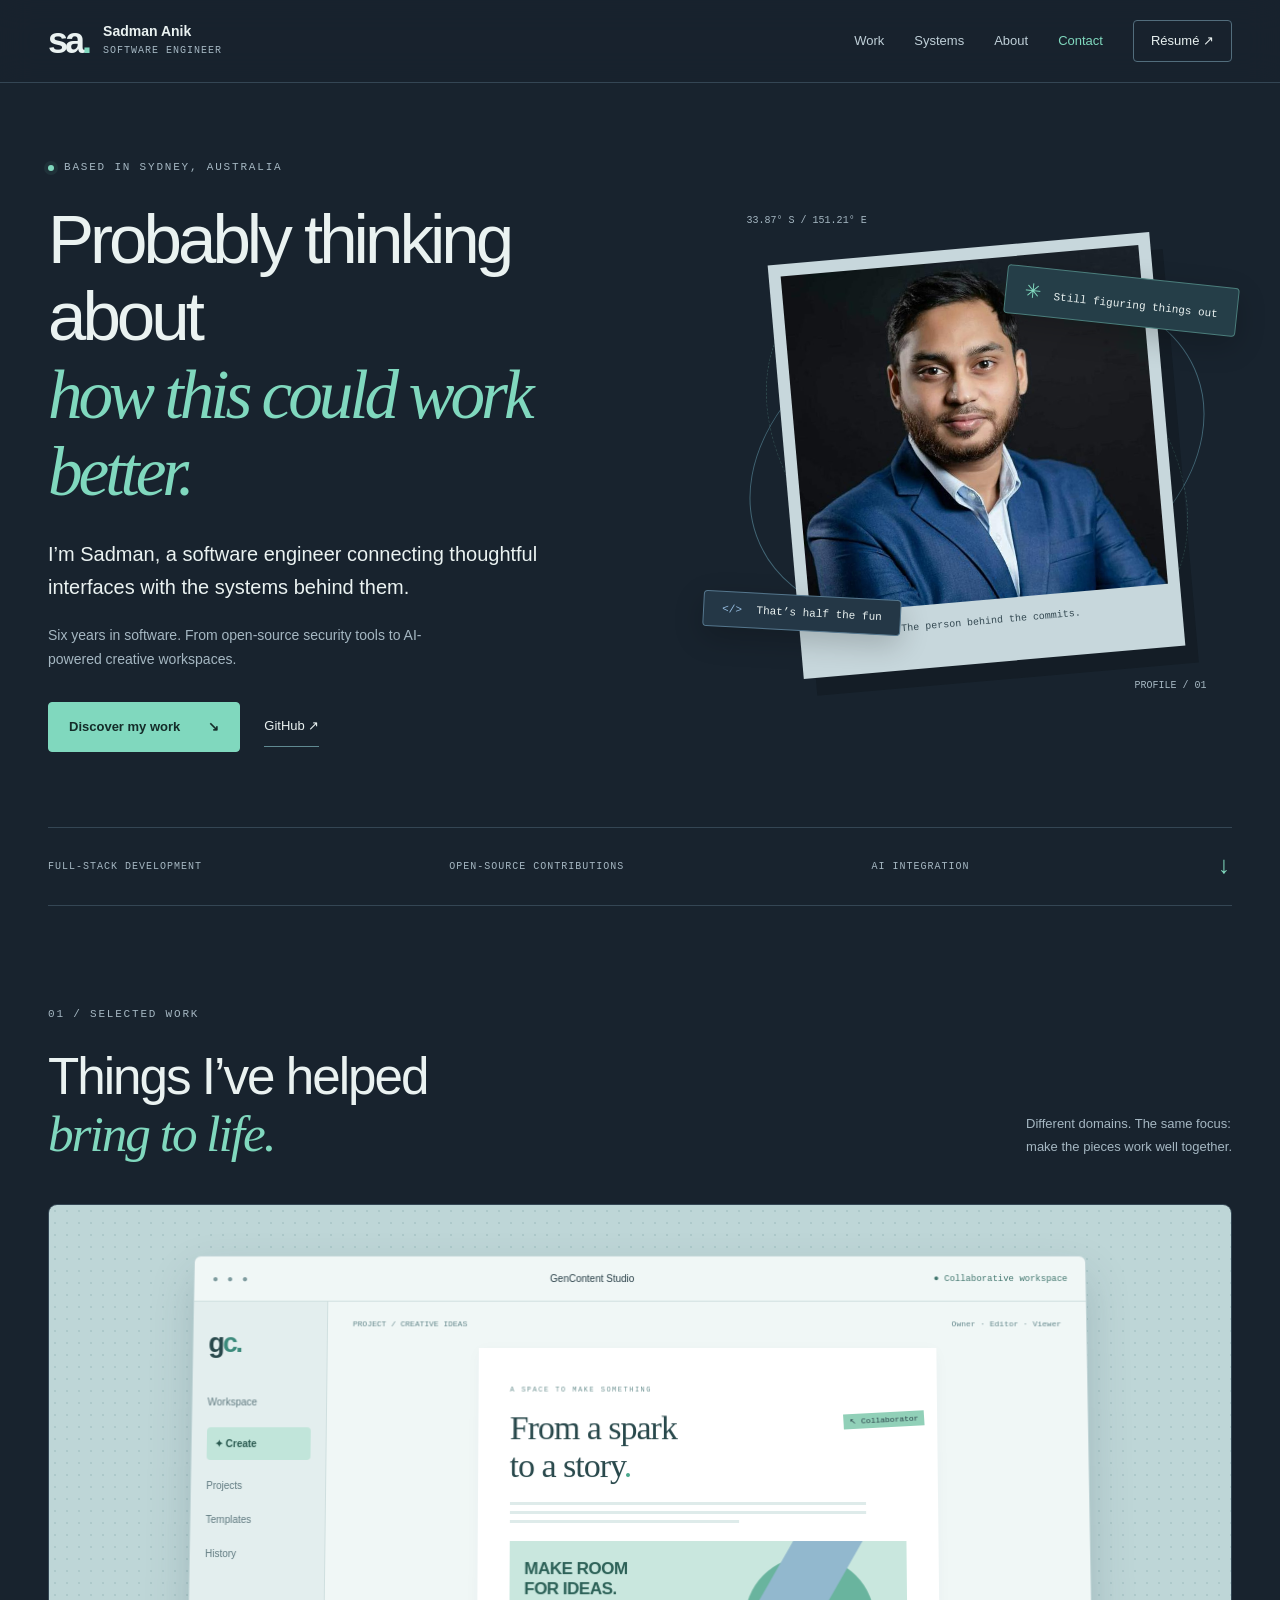
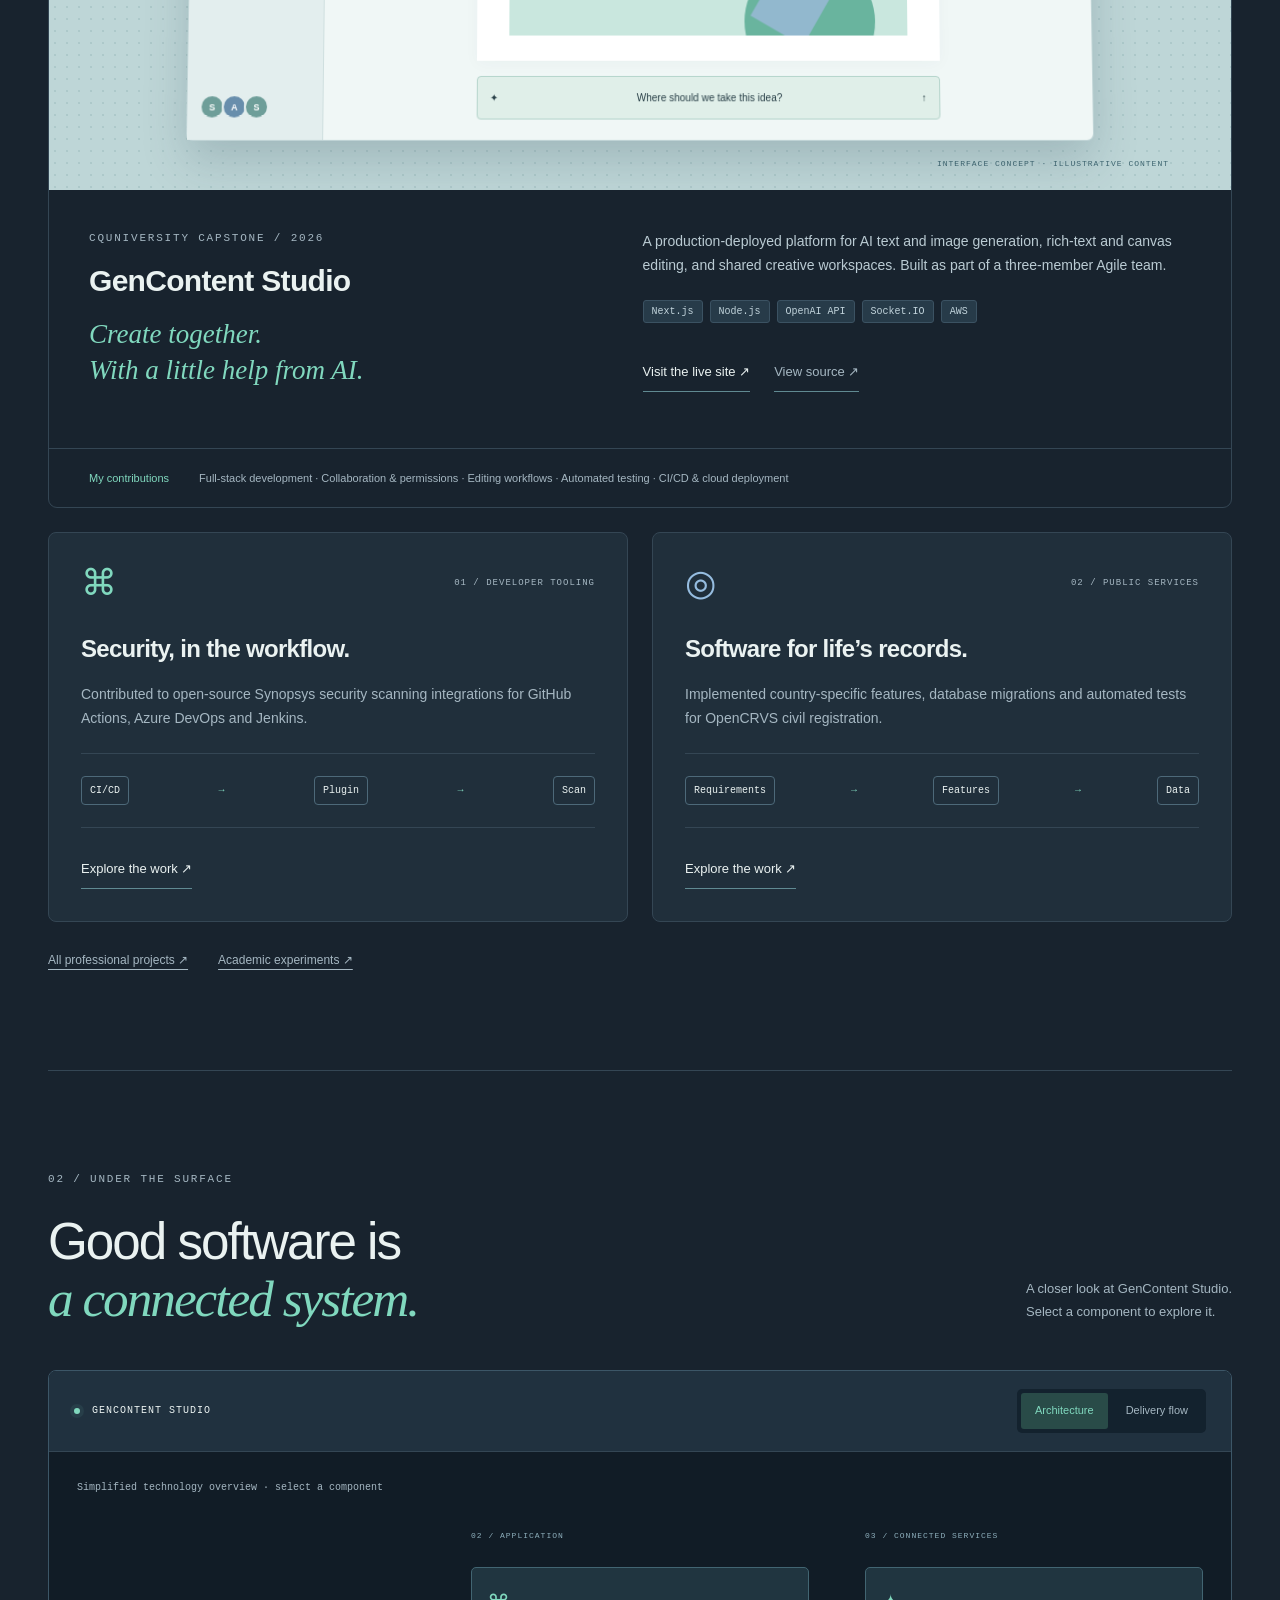
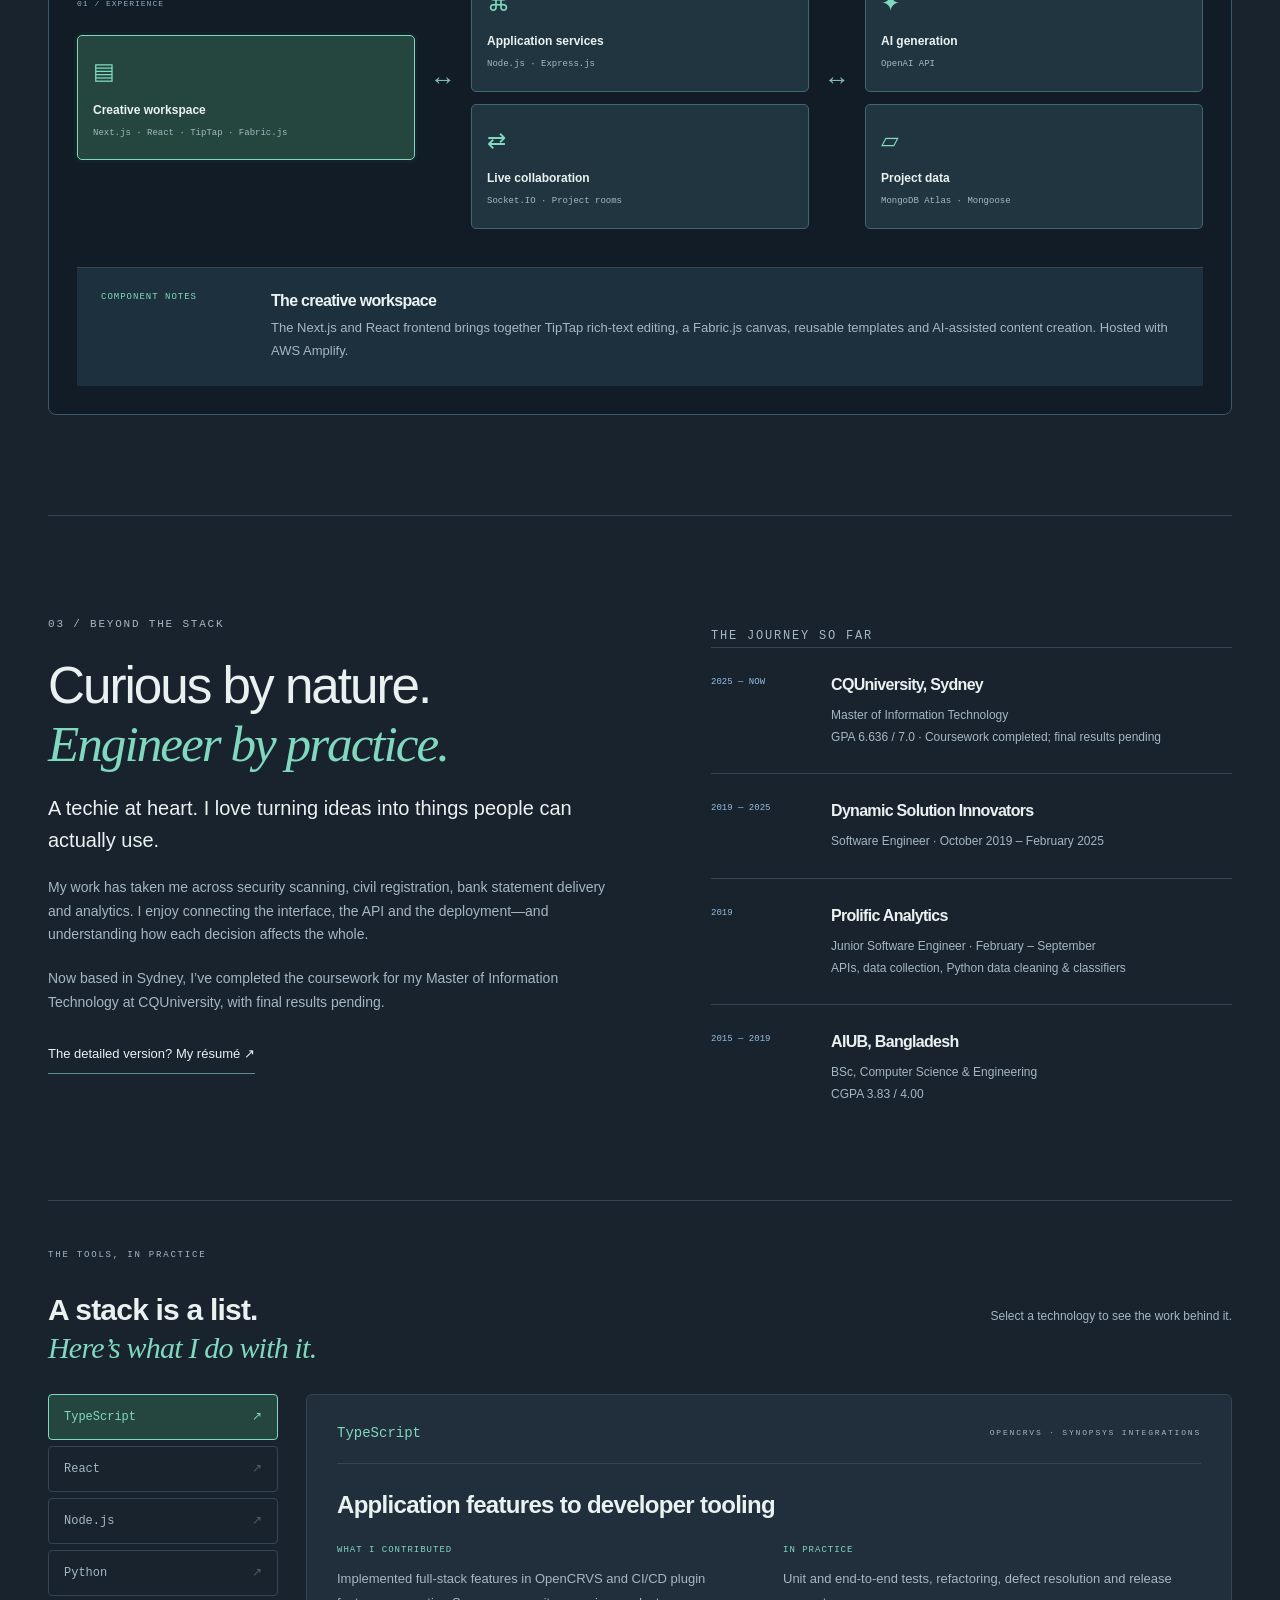
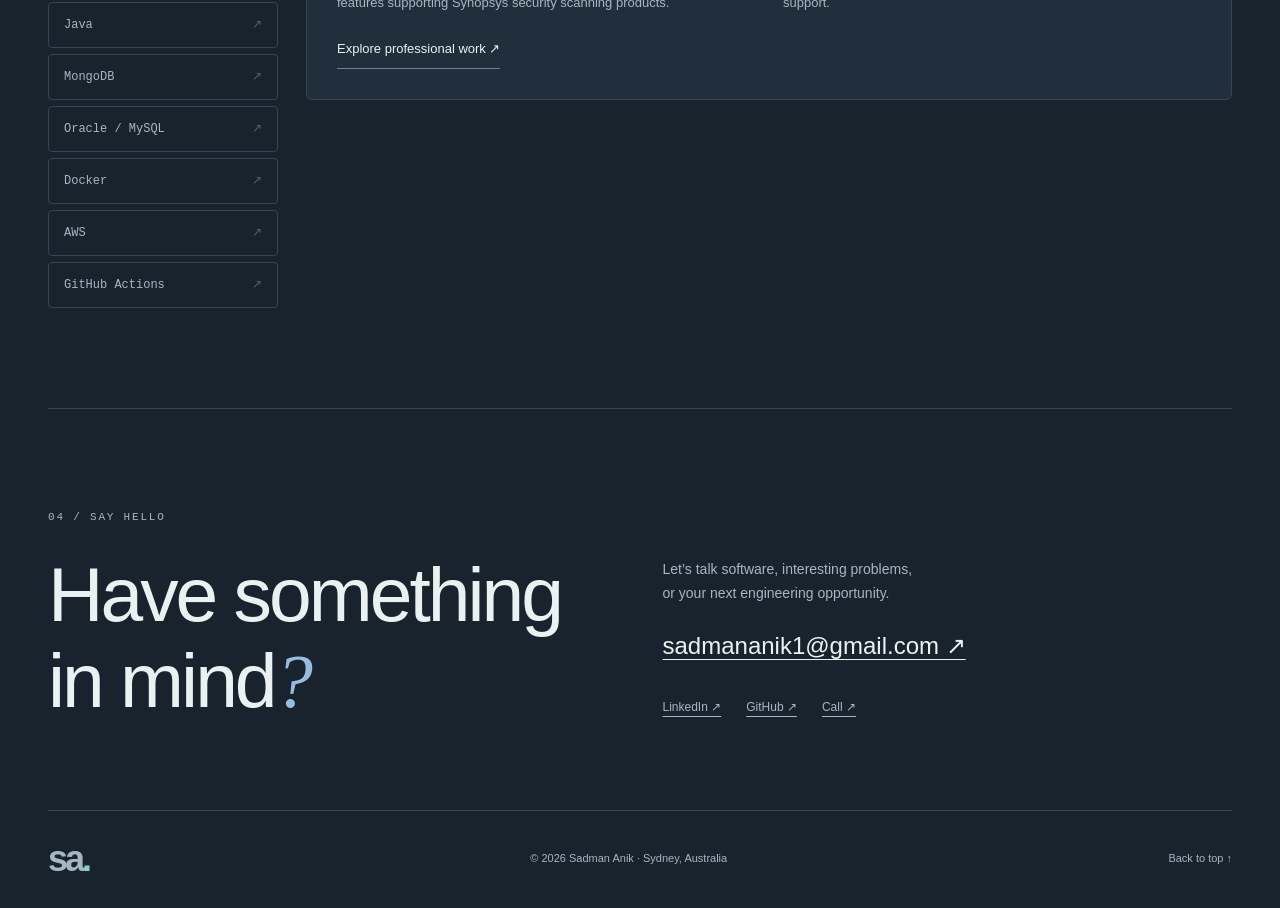
<file: index.html>
<!doctype html>
<html lang="en">
<head>
<meta charset="utf-8">
<meta name="viewport" content="width=device-width, initial-scale=1">
<title>Sadman Anik | Software Engineer & Full-Stack Developer</title>
<meta name="description" content="Sadman Anik, a Sydney-based software engineer with six years of experience in full-stack development, APIs, open-source software and CI/CD.">
<meta name="author" content="Sadman Anik">
<meta name="theme-color" content="#18232E">
<link rel="icon" type="image/png" href="logo.png">
<link rel="stylesheet" href="css/portfolio.css?v=static-portrait-3">
<script src="js/portfolio.js" defer></script>
</head>
<body>
<a class="skip-link" href="#main">Skip to content</a>
<header class="site-header"><a class="wordmark" href="index.html" aria-label="Sadman Anik — home"><span class="monogram">sa<span>.</span></span><span>Sadman Anik<span class="brand-sub">Software engineer</span></span></a><button class="menu-toggle" type="button" aria-expanded="false" aria-controls="site-navigation">Menu <span aria-hidden="true">☰</span></button><nav class="sidebar" id="site-navigation" aria-label="Main navigation"><ul><li><a href="#projects">Work</a></li><li><a href="#systems">Systems</a></li><li><a href="#about">About</a></li><li><a href="#contact">Contact</a></li><li><a class="nav-cv" href="Resume_sadmananik.pdf" download="Sadman_Anik_CV.pdf">Résumé <span aria-hidden="true">↗</span></a></li></ul></nav></header><div class="layout">
<main id="main">
<section class="hero" id="home" aria-labelledby="home-title">
<div class="hero-copy"><p class="eyebrow"><span class="status-dot"></span> Based in Sydney, Australia</p><h1 id="home-title">Probably thinking about<br><span class="accent">how this could work better.</span></h1><p class="hero-description">I’m Sadman, a software engineer connecting thoughtful interfaces with the systems behind them.</p><p class="hero-note">Six years in software. From open-source security tools to AI-powered creative workspaces.</p><div class="actions"><a class="button" href="#projects">Discover my work <span aria-hidden="true">↘</span></a><a class="text-link" href="https://github.com/sadmananik">GitHub <span aria-hidden="true">↗</span></a></div></div>
<div class="hero-art"><div class="orbit orbit-one"></div><div class="orbit orbit-two"></div><span class="art-coordinate">33.87° S / 151.21° E</span><div class="portrait-frame"><img src="images/sadman-anik-portrait.jpg" width="640" height="640" alt="Portrait of Sadman Anik in a blue blazer"><span class="portrait-caption">The person behind the commits.</span></div><div class="floating-label label-top"><span aria-hidden="true">✳</span> Still figuring things out</div><div class="floating-label label-bottom"><span class="code-mark">&lt;/&gt;</span> That’s half the fun</div><span class="art-index">PROFILE / 01</span></div>
<div class="hero-bottom"><span>FULL-STACK DEVELOPMENT</span><span>OPEN-SOURCE CONTRIBUTIONS</span><span>AI INTEGRATION</span><a href="#projects" aria-label="Scroll to selected work">↓</a></div>
</section>
<section id="projects" aria-labelledby="projects-title"><div class="section-heading"><div><p class="eyebrow">01 / Selected work</p><h2 id="projects-title">Things I’ve helped<br><em>bring to life.</em></h2></div><p>Different domains. The same focus:<br>make the pieces work well together.</p></div>
<article class="showcase"><div class="studio-visual" aria-label="Illustrative GenContent Studio editing interface"><div class="mock-browser"><div class="mock-toolbar"><span class="window-dots" aria-hidden="true">● ● ●</span><span>GenContent Studio</span><span class="mock-live">● Collaborative workspace</span></div><div class="mock-workspace"><div class="mock-sidebar"><span class="studio-logo">g<span>c.</span></span><span>Workspace</span><strong>✦ Create</strong><span>Projects</span><span>Templates</span><span>History</span><div class="mock-avatar-row"><b>S</b><b>A</b><b>S</b></div></div><div class="mock-document"><div class="mock-doc-meta"><span>PROJECT / CREATIVE IDEAS</span><span>Owner · Editor · Viewer</span></div><div class="document-paper"><span class="doc-kicker">A SPACE TO MAKE SOMETHING</span><h3>From a spark<br>to a story<span>.</span></h3><div class="mock-lines" aria-hidden="true"><i></i><i></i><i></i></div><div class="canvas-art" aria-hidden="true"><div class="canvas-circle"></div><div class="canvas-block"></div><span>MAKE ROOM<br>FOR IDEAS.</span></div><span class="mock-cursor">↖ Collaborator</span></div><div class="mock-prompt"><span>✦</span> Where should we take this idea? <span>↑</span></div></div></div></div><span class="visual-caption">INTERFACE CONCEPT · ILLUSTRATIVE CONTENT</span></div>
<div class="showcase-copy"><div><p class="eyebrow">CQUniversity capstone / 2026</p><h3>GenContent Studio</h3><p class="project-lead">Create together.<br>With a little help from AI.</p></div><div><p>A production-deployed platform for AI text and image generation, rich-text and canvas editing, and shared creative workspaces. Built as part of a three-member Agile team.</p><ul class="tags" aria-label="Technologies"><li>Next.js</li><li>Node.js</li><li>OpenAI API</li><li>Socket.IO</li><li>AWS</li></ul><div class="actions"><a class="text-link" href="https://gencontentstudio.com">Visit the live site ↗</a><a class="text-link muted-link" href="https://github.com/sadmananik/genContent-studio">View source ↗</a></div></div></div>
<div class="project-footnote"><span>My contributions</span><p>Full-stack development · Collaboration &amp; permissions · Editing workflows · Automated testing · CI/CD &amp; cloud deployment</p></div></article>
<div class="work-grid"><article class="work-card"><div class="card-top"><span class="work-symbol" aria-hidden="true">⌘</span><span class="eyebrow">01 / Developer tooling</span></div><h3>Security, in the workflow.</h3><p>Contributed to open-source Synopsys security scanning integrations for GitHub Actions, Azure DevOps and Jenkins.</p><div class="mini-flow" aria-label="CI/CD workflow connects through integration plugins to security scanning"><span>CI/CD</span><i aria-hidden="true">→</i><span>Plugin</span><i aria-hidden="true">→</i><span>Scan</span></div><a class="text-link" href="pro-projects/pro-projects.html#security">Explore the work ↗</a></article><article class="work-card"><div class="card-top"><span class="work-symbol orange" aria-hidden="true">◎</span><span class="eyebrow">02 / Public services</span></div><h3>Software for life’s records.</h3><p>Implemented country-specific features, database migrations and automated tests for OpenCRVS civil registration.</p><div class="mini-flow" aria-label="Country requirements inform application features and data migrations"><span>Requirements</span><i aria-hidden="true">→</i><span>Features</span><i aria-hidden="true">→</i><span>Data</span></div><a class="text-link" href="pro-projects/pro-projects.html#opencrvs">Explore the work ↗</a></article></div><div class="archive-links"><a href="pro-projects/pro-projects.html">All professional projects ↗</a><a href="aca-projects/aca-projects.html">Academic experiments ↗</a></div></section>
<section id="systems" aria-labelledby="systems-title"><div class="section-heading"><div><p class="eyebrow">02 / Under the surface</p><h2 id="systems-title">Good software is<br><em>a connected system.</em></h2></div><p>A closer look at GenContent Studio.<br>Select a component to explore it.</p></div>
<div class="system-board"><div class="system-toolbar"><span><span class="status-dot"></span> GENCONTENT STUDIO</span><div class="diagram-tabs" role="group" aria-label="Diagram view"><button type="button" data-diagram="architecture" aria-pressed="true">Architecture</button><button type="button" data-diagram="delivery" aria-pressed="false">Delivery flow</button></div></div>
<div id="architecture-panel" class="diagram-panel"><p class="diagram-caption">Simplified technology overview · select a component</p><div class="architecture-map"><div class="map-column"><span class="map-layer">01 / EXPERIENCE</span><button class="system-node" data-node="frontend" aria-pressed="true"><span class="node-icon" aria-hidden="true">▤</span><strong>Creative workspace</strong><small>Next.js · React · TipTap · Fabric.js</small></button></div><span class="map-connector" aria-hidden="true">↔</span><div class="map-column"><span class="map-layer">02 / APPLICATION</span><button class="system-node" data-node="backend" aria-pressed="false"><span class="node-icon" aria-hidden="true">⌘</span><strong>Application services</strong><small>Node.js · Express.js</small></button><button class="system-node" data-node="realtime" aria-pressed="false"><span class="node-icon" aria-hidden="true">⇄</span><strong>Live collaboration</strong><small>Socket.IO · Project rooms</small></button></div><span class="map-connector" aria-hidden="true">↔</span><div class="map-column"><span class="map-layer">03 / CONNECTED SERVICES</span><button class="system-node" data-node="ai" aria-pressed="false"><span class="node-icon" aria-hidden="true">✦</span><strong>AI generation</strong><small>OpenAI API</small></button><button class="system-node" data-node="data" aria-pressed="false"><span class="node-icon" aria-hidden="true">▱</span><strong>Project data</strong><small>MongoDB Atlas · Mongoose</small></button></div></div><div class="node-detail" aria-live="polite" aria-atomic="true"><span class="detail-index">COMPONENT NOTES</span><div><h3 id="node-title">The creative workspace</h3><p id="node-description">The Next.js and React frontend brings together TipTap rich-text editing, a Fabric.js canvas, reusable templates and AI-assisted content creation. Hosted with AWS Amplify.</p></div></div></div>
<div id="delivery-panel" class="diagram-panel"><p class="diagram-caption">From a pull request to production · GitHub Actions</p><ol class="delivery-flow"><li><span>01</span><strong>Pull request</strong><small>Propose a change</small></li><li><span>02</span><strong>Quality checks</strong><small>Automated tests &amp; E2E</small></li><li><span>03</span><strong>Review &amp; merge</strong><small>Review the change</small></li><li><span>04</span><strong>Approval</strong><small>Manual production gate</small></li><li><span>05</span><strong>Deploy</strong><small>Amplify &amp; EC2</small></li></ol><div class="delivery-note"><strong>64 frontend + 23 backend tests</strong><p>Final system test results, with additional CI-integrated Cypress end-to-end testing. Backend deployment uses Docker, NGINX and Certbot.</p></div></div></div>
</section>
<section id="about" aria-labelledby="about-title"><div class="about-grid"><div><p class="eyebrow">03 / Beyond the stack</p><h2 id="about-title">Curious by nature.<br><em>Engineer by practice.</em></h2><p class="about-lead">A techie at heart. I love turning ideas into things people can actually use.</p><p>My work has taken me across security scanning, civil registration, bank statement delivery and analytics. I enjoy connecting the interface, the API and the deployment—and understanding how each decision affects the whole.</p><p>Now based in Sydney, I’ve completed the coursework for my Master of Information Technology at CQUniversity, with final results pending.</p><a class="text-link" href="Resume_sadmananik.pdf" download="Sadman_Anik_CV.pdf">The detailed version? My résumé ↗</a></div><div class="journey"><p class="eyebrow">The journey so far</p><article><span class="journey-year">2025 — NOW</span><div><h3>CQUniversity, Sydney</h3><p>Master of Information Technology<br>GPA 6.636 / 7.0 · Coursework completed; final results pending</p></div></article><article><span class="journey-year">2019 — 2025</span><div><h3>Dynamic Solution Innovators</h3><p>Software Engineer · October 2019 – February 2025</p></div></article><article><span class="journey-year">2019</span><div><h3>Prolific Analytics</h3><p>Junior Software Engineer · February – September<br>APIs, data collection, Python data cleaning &amp; classifiers</p></div></article><article><span class="journey-year">2015 — 2019</span><div><h3>AIUB, Bangladesh</h3><p>BSc, Computer Science &amp; Engineering<br>CGPA 3.83 / 4.00</p></div></article></div></div><div class="toolbox interactive-toolbox" aria-labelledby="toolkit-title"><div class="toolkit-intro"><p class="eyebrow">The tools, in practice</p><h3 id="toolkit-title">A stack is a list.<br><em>Here’s what I do with it.</em></h3><p>Select a technology to see the work behind it.</p></div><div class="tool-explorer"><div class="tool-picker" role="group" aria-label="Explore my experience by technology"><button type="button" data-tool="typescript" aria-controls="tool-typescript" aria-pressed="true">TypeScript<span aria-hidden="true">↗</span></button><button type="button" data-tool="react" aria-controls="tool-react" aria-pressed="false">React<span aria-hidden="true">↗</span></button><button type="button" data-tool="node" aria-controls="tool-node" aria-pressed="false">Node.js<span aria-hidden="true">↗</span></button><button type="button" data-tool="python" aria-controls="tool-python" aria-pressed="false">Python<span aria-hidden="true">↗</span></button><button type="button" data-tool="java" aria-controls="tool-java" aria-pressed="false">Java<span aria-hidden="true">↗</span></button><button type="button" data-tool="mongodb" aria-controls="tool-mongodb" aria-pressed="false">MongoDB<span aria-hidden="true">↗</span></button><button type="button" data-tool="relational" aria-controls="tool-relational" aria-pressed="false">Oracle / MySQL<span aria-hidden="true">↗</span></button><button type="button" data-tool="docker" aria-controls="tool-docker" aria-pressed="false">Docker<span aria-hidden="true">↗</span></button><button type="button" data-tool="aws" aria-controls="tool-aws" aria-pressed="false">AWS<span aria-hidden="true">↗</span></button><button type="button" data-tool="actions" aria-controls="tool-actions" aria-pressed="false">GitHub Actions<span aria-hidden="true">↗</span></button></div><div class="tool-panels" aria-live="polite" aria-atomic="true"><article class="tool-evidence" id="tool-typescript" aria-labelledby="tool-typescript-title"><div class="tool-evidence-heading"><span class="tool-name">TypeScript</span><p class="eyebrow">OpenCRVS · Synopsys integrations</p></div><h4 id="tool-typescript-title">Application features to developer tooling</h4><div class="tool-proof-grid"><div><span class="proof-label">What I contributed</span><p>Implemented full-stack features in OpenCRVS and CI/CD plugin features supporting Synopsys security scanning products.</p></div><div><span class="proof-label">In practice</span><p>Unit and end-to-end tests, refactoring, defect resolution and release support.</p></div></div><a class="text-link" href="pro-projects/pro-projects.html">Explore professional work ↗</a></article><article class="tool-evidence" id="tool-react" aria-labelledby="tool-react-title"><div class="tool-evidence-heading"><span class="tool-name">React</span><p class="eyebrow">OpenCRVS · GenContent Studio</p></div><h4 id="tool-react-title">Interfaces people can work in together</h4><div class="tool-proof-grid"><div><span class="proof-label">What I contributed</span><p>Built application features with React and Redux, and contributed to rich-text and canvas editing in the capstone using Next.js, TipTap and Fabric.js.</p></div><div><span class="proof-label">In practice</span><p>The capstone’s final system achieved 64 passing frontend tests, with team contributions using Jest and React Testing Library.</p></div></div><a class="text-link" href="#projects">Explore GenContent Studio ↗</a></article><article class="tool-evidence" id="tool-node" aria-labelledby="tool-node-title"><div class="tool-evidence-heading"><span class="tool-name">Node.js</span><p class="eyebrow">ProlificXM · OpenCRVS · GenContent Studio</p></div><h4 id="tool-node-title">From API to working application</h4><div class="tool-proof-grid"><div><span class="proof-label">What I contributed</span><p>Developed service APIs and a scheduler for ProlificXM; implemented application features and contributed to a production Node.js and Express.js backend for the capstone.</p></div><div><span class="proof-label">In practice</span><p>The capstone’s final system achieved 23 passing backend tests, alongside CI-integrated end-to-end testing.</p></div></div><a class="text-link" href="#systems">Explore the system ↗</a></article><article class="tool-evidence" id="tool-python" aria-labelledby="tool-python-title"><div class="tool-evidence-heading"><span class="tool-name">Python</span><p class="eyebrow">Prolific Analytics</p></div><h4 id="tool-python-title">Data cleaning &amp; classification</h4><div class="tool-proof-grid"><div><span class="proof-label">What I contributed</span><p>Wrote Python data-cleaning scripts and worked on classifiers at Prolific Analytics.</p></div><div><span class="proof-label">In practice</span><p>Used Python for data preparation and classification work, alongside APIs and data collection.</p></div></div><a class="text-link" href="pro-projects/pro-projects.html#pex">Explore the Prolific Analytics work ↗</a></article><article class="tool-evidence" id="tool-java" aria-labelledby="tool-java-title"><div class="tool-evidence-heading"><span class="tool-name">Java</span><p class="eyebrow">Synopsys integrations · InfoIMAGE</p></div><h4 id="tool-java-title">Integrations that fit existing workflows</h4><div class="tool-proof-grid"><div><span class="proof-label">What I contributed</span><p>Implemented security scanning plugin features and worked on bank statement delivery software using Java alongside Node.js and other technologies.</p></div><div><span class="proof-label">In practice</span><p>Supported maintenance through unit testing, defect fixes, documentation and releases.</p></div></div><a class="text-link" href="pro-projects/pro-projects.html#security">Explore security integrations ↗</a></article><article class="tool-evidence" id="tool-mongodb" aria-labelledby="tool-mongodb-title"><div class="tool-evidence-heading"><span class="tool-name">MongoDB</span><p class="eyebrow">ProlificXM · OpenCRVS · InfoIMAGE · GenContent Studio</p></div><h4 id="tool-mongodb-title">Supporting the data behind the features</h4><div class="tool-proof-grid"><div><span class="proof-label">What I contributed</span><p>Built MongoDB-backed APIs and a scheduler; wrote database migration scripts for OpenCRVS and used MongoDB Atlas and Mongoose in the capstone.</p></div><div><span class="proof-label">In practice</span><p>Experience spans database-backed services, application data changes and cloud-hosted project data.</p></div></div><a class="text-link" href="#systems">Explore the data layer ↗</a></article><article class="tool-evidence" id="tool-relational" aria-labelledby="tool-relational-title"><div class="tool-evidence-heading"><span class="tool-name">Oracle / MySQL</span><p class="eyebrow">InfoIMAGE · Dynamic Solution Innovators</p></div><h4 id="tool-relational-title">Relational databases in banking software</h4><div class="tool-proof-grid"><div><span class="proof-label">What I contributed</span><p>Worked with Oracle and MySQL relational databases in InfoIMAGE, an integrated bank statement delivery solution.</p></div><div><span class="proof-label">In practice</span><p>Used relational databases alongside MongoDB while working on bank-specific requirements, application features and maintenance.</p></div></div><a class="text-link" href="pro-projects/pro-projects.html#infoimage">Explore InfoIMAGE ↗</a></article><article class="tool-evidence" id="tool-docker" aria-labelledby="tool-docker-title"><div class="tool-evidence-heading"><span class="tool-name">Docker</span><p class="eyebrow">GenContent Studio · OpenCRVS</p></div><h4 id="tool-docker-title">Taking application code into production</h4><div class="tool-proof-grid"><div><span class="proof-label">What I contributed</span><p>Contributed to the capstone’s containerised backend deployment on AWS EC2 using Docker, NGINX and Certbot. Also worked with Docker in OpenCRVS.</p></div><div><span class="proof-label">In practice</span><p>The capstone was deployed to HTTPS-enabled production infrastructure.</p></div></div><a class="text-link" href="#systems">Explore the deployment ↗</a></article><article class="tool-evidence" id="tool-aws" aria-labelledby="tool-aws-title"><div class="tool-evidence-heading"><span class="tool-name">AWS</span><p class="eyebrow">GenContent Studio</p></div><h4 id="tool-aws-title">Connecting frontend and backend delivery</h4><div class="tool-proof-grid"><div><span class="proof-label">What I contributed</span><p>Contributed to cloud deployment using AWS Amplify for the frontend, AWS EC2 for the containerised backend and MongoDB Atlas for data.</p></div><div><span class="proof-label">In practice</span><p>Delivered as part of a three-member Agile team, with the capstone available as a live production application.</p></div></div><a class="text-link" href="https://gencontentstudio.com">Visit the live application ↗</a></article><article class="tool-evidence" id="tool-actions" aria-labelledby="tool-actions-title"><div class="tool-evidence-heading"><span class="tool-name">GitHub Actions</span><p class="eyebrow">GenContent Studio · Synopsys integrations</p></div><h4 id="tool-actions-title">A release workflow with checks built in</h4><div class="tool-proof-grid"><div><span class="proof-label">What I contributed</span><p>Built and maintained the capstone workflow: pull request, automated quality and end-to-end checks, review, merge, production approval and deployment.</p></div><div><span class="proof-label">In practice</span><p>A manual approval gate sits before production releases; also developed GitHub Actions security scanning integrations.</p></div></div><a class="text-link" href="#systems">Explore the delivery flow ↗</a></article></div></div></div></section>
<section id="contact" aria-labelledby="contact-title" class="contact-section"><p class="eyebrow">04 / Say hello</p><div class="contact-layout"><h2 id="contact-title">Have something<br>in mind<span>?</span></h2><div><p>Let’s talk software, interesting problems,<br>or your next engineering opportunity.</p><a class="contact-email" href="mailto:sadmananik1@gmail.com">sadmananik1@gmail.com ↗</a><div class="contact-socials"><a href="https://www.linkedin.com/in/sadman-anik/">LinkedIn ↗</a><a href="https://github.com/sadmananik">GitHub ↗</a><a href="tel:+61426421921">Call ↗</a></div></div></div></section>
<footer><span class="monogram" aria-hidden="true">sa<span>.</span></span><p>© <span data-year>2026</span> Sadman Anik · Sydney, Australia</p><a href="#home">Back to top ↑</a></footer>
</main></div>
</body>
</html>
</file>
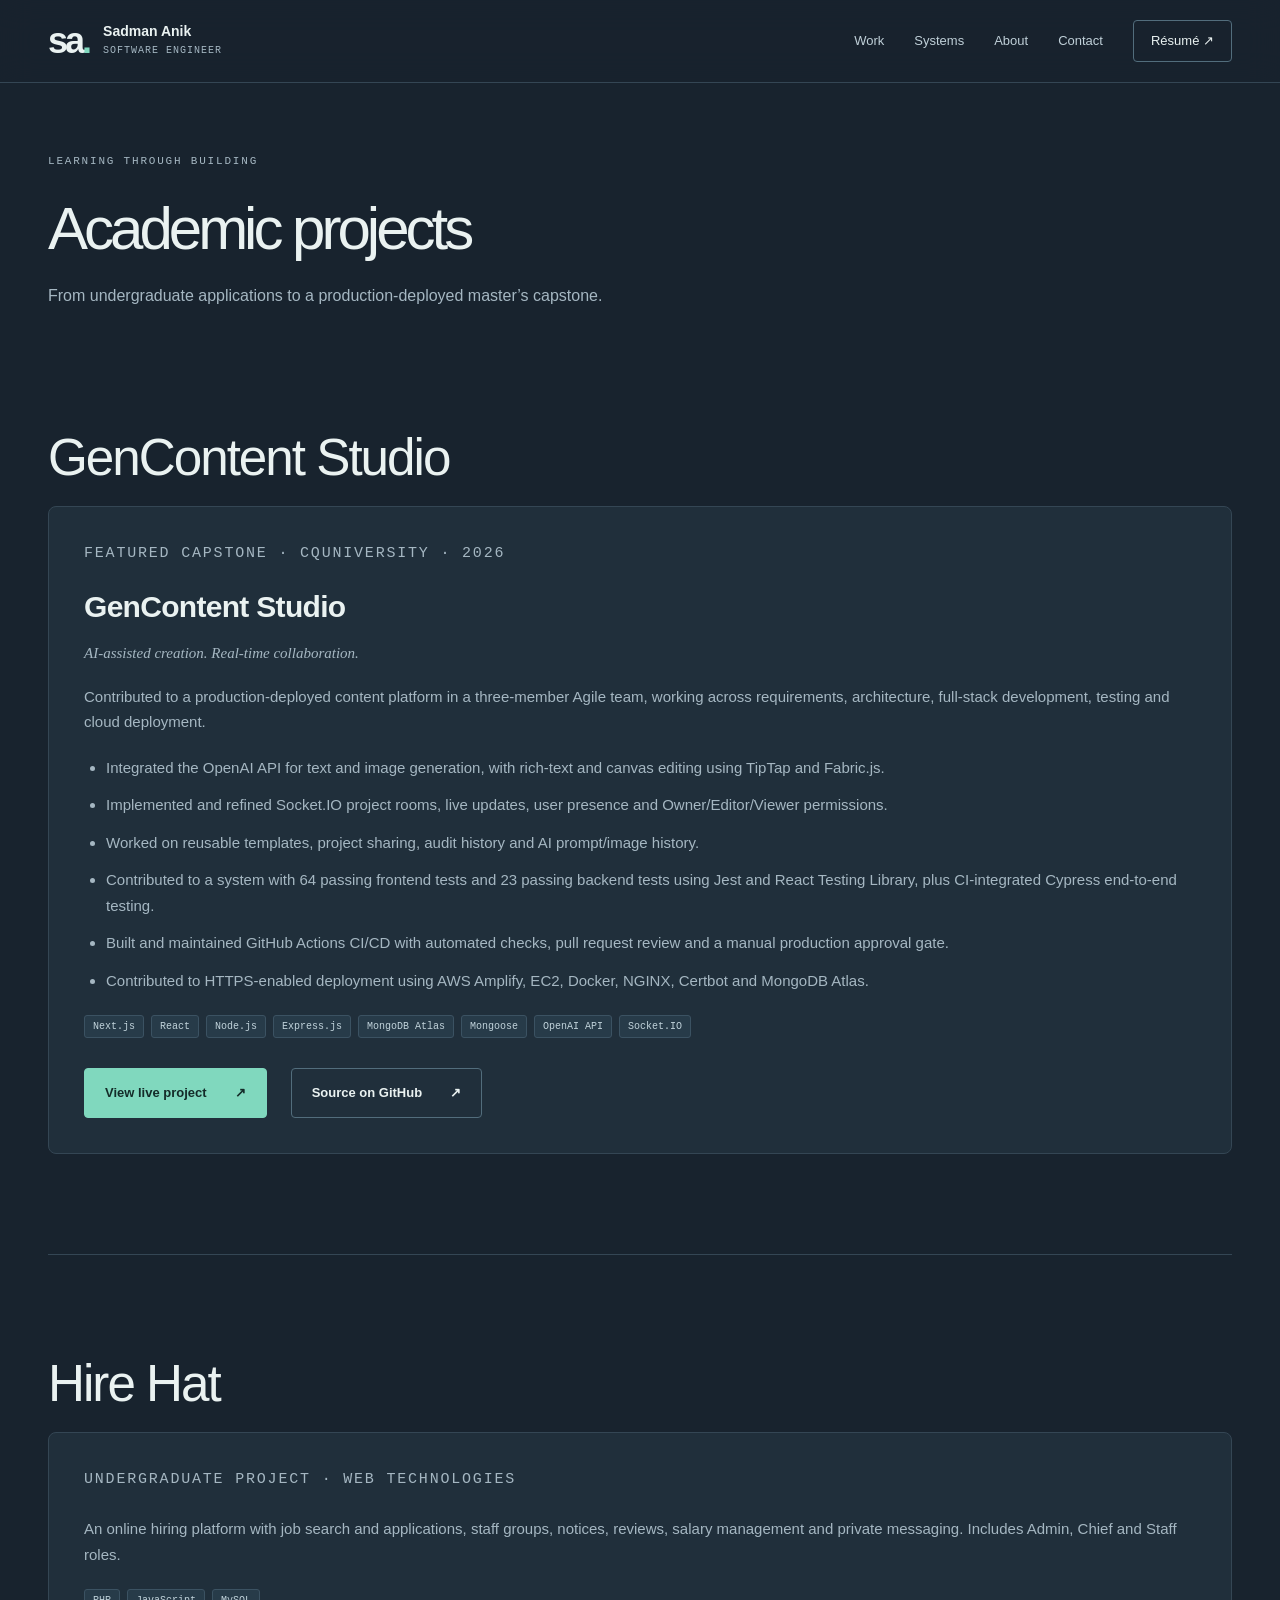
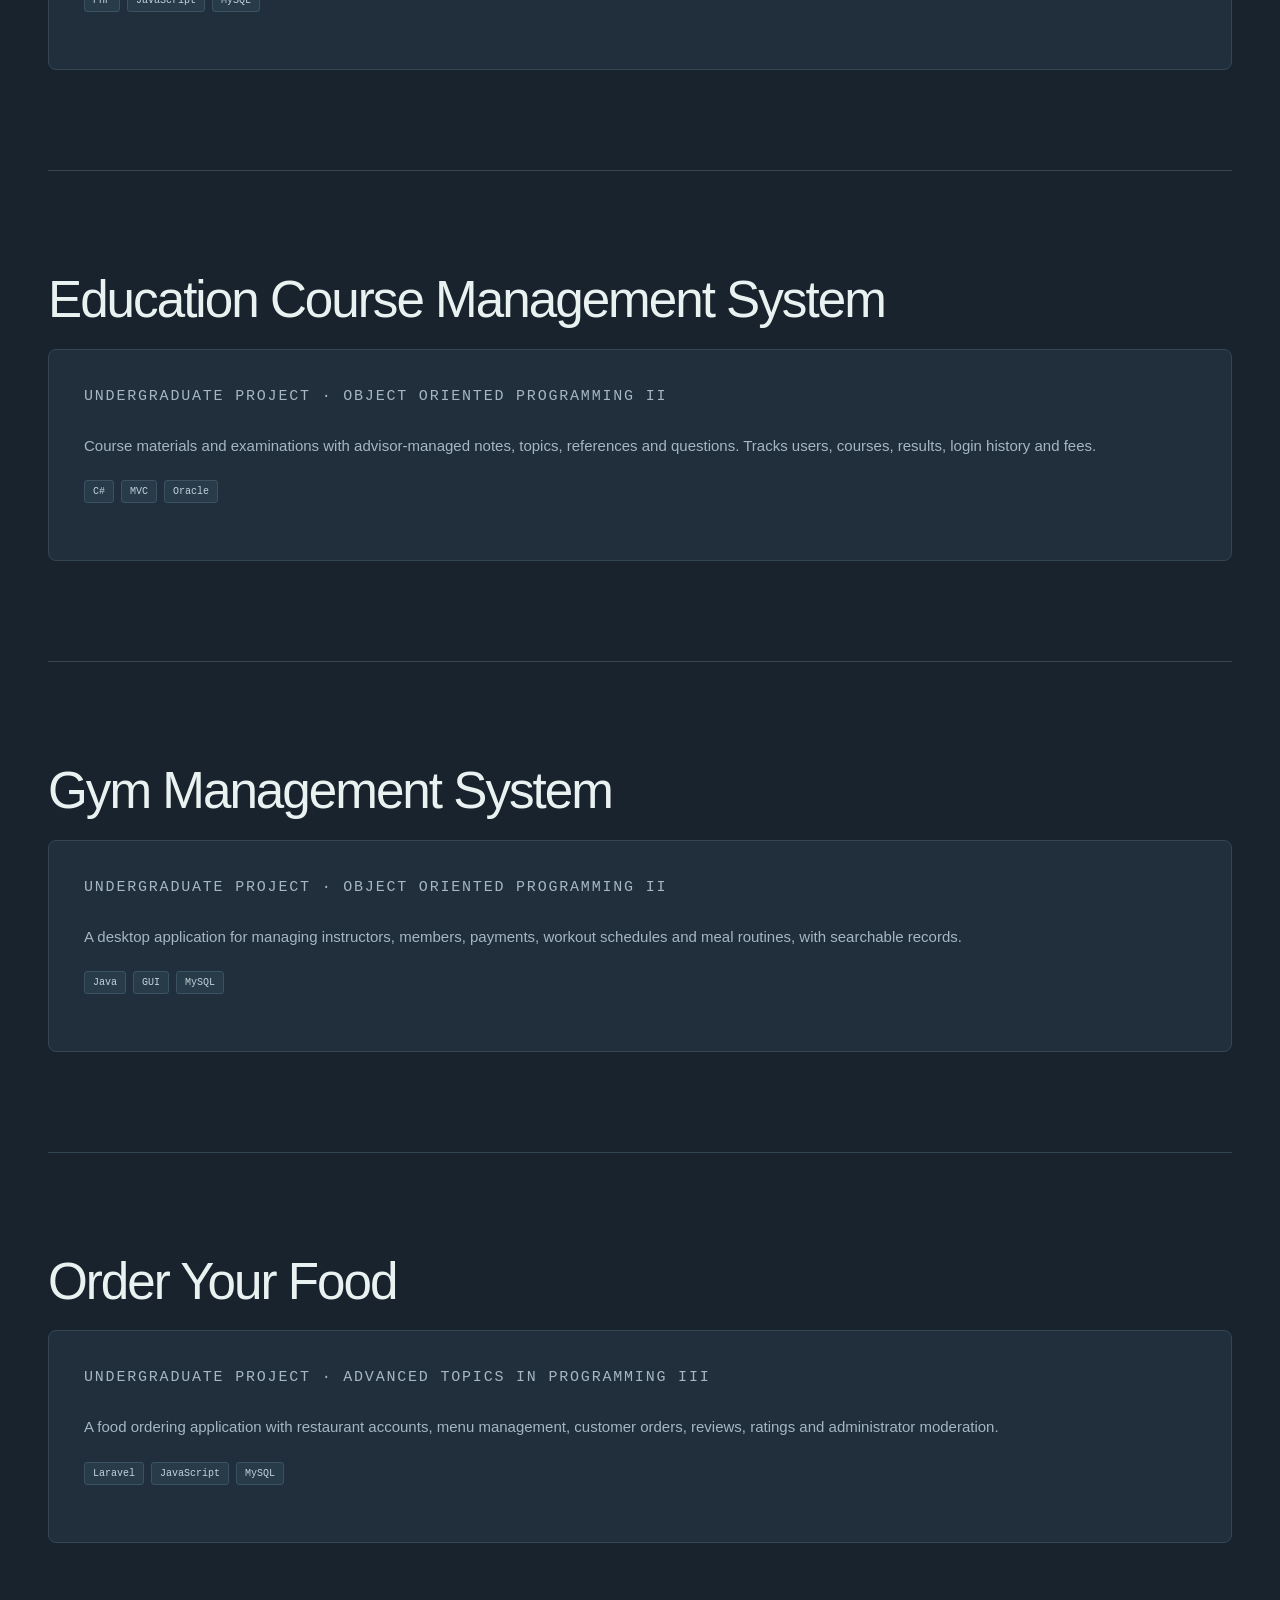
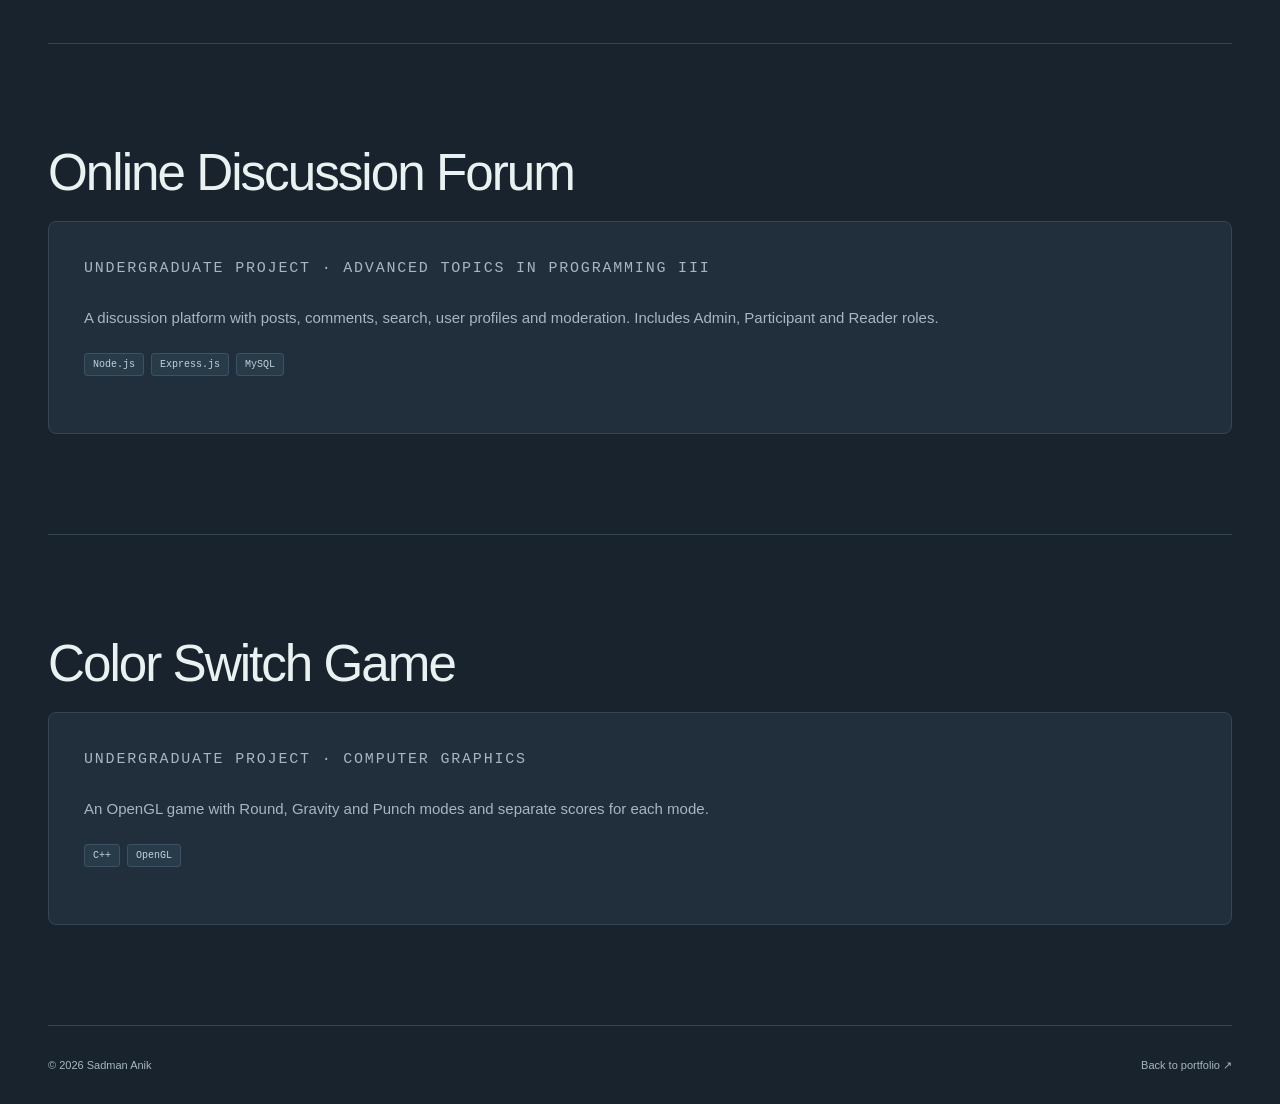
<file: aca-projects/aca-projects.html>
<!doctype html>
<html lang="en">
<head>
<meta charset="utf-8">
<meta name="viewport" content="width=device-width, initial-scale=1">
<title>Sadman Anik | Academic Projects</title>
<meta name="description" content="Academic projects by Sadman Anik, featuring GenContent Studio, an AI-powered collaboration platform built at CQUniversity.">
<meta name="author" content="Sadman Anik">
<meta name="theme-color" content="#18232E">
<link rel="icon" type="image/png" href="../logo.png">
<link rel="stylesheet" href="../css/portfolio.css?v=static-portrait-3">
<script src="../js/portfolio.js" defer></script>
</head>
<body>
<a class="skip-link" href="#main">Skip to content</a>
<header class="site-header"><a class="wordmark" href="../index.html" aria-label="Sadman Anik — home"><span class="monogram">sa<span>.</span></span><span>Sadman Anik<span class="brand-sub">Software engineer</span></span></a><button class="menu-toggle" type="button" aria-expanded="false" aria-controls="site-navigation">Menu <span aria-hidden="true">☰</span></button><nav class="sidebar" id="site-navigation" aria-label="Main navigation"><ul><li><a href="../index.html#projects">Work</a></li><li><a href="../index.html#systems">Systems</a></li><li><a href="../index.html#about">About</a></li><li><a href="../index.html#contact">Contact</a></li><li><a class="nav-cv" href="../Resume_sadmananik.pdf" download="Sadman_Anik_CV.pdf">Résumé <span aria-hidden="true">↗</span></a></li></ul></nav></header><div class="layout">
<main id="main"><header class="page-heading"><p class="eyebrow">Learning through building</p><h1>Academic projects</h1><p>From undergraduate applications to a production-deployed master’s capstone.</p></header><section id="gencontent" aria-labelledby="gencontent-title"><h2 id="gencontent-title">GenContent Studio</h2><article class="project featured">
<p class="eyebrow">Featured capstone · CQUniversity · 2026</p>
<h3>GenContent Studio</h3>
<p class="project-lead">AI-assisted creation. Real-time collaboration.</p>
<p>Contributed to a production-deployed content platform in a three-member Agile team, working across requirements, architecture, full-stack development, testing and cloud deployment.</p>
<ul class="details">
<li>Integrated the OpenAI API for text and image generation, with rich-text and canvas editing using TipTap and Fabric.js.</li>
<li>Implemented and refined Socket.IO project rooms, live updates, user presence and Owner/Editor/Viewer permissions.</li>
<li>Worked on reusable templates, project sharing, audit history and AI prompt/image history.</li>
<li>Contributed to a system with 64 passing frontend tests and 23 passing backend tests using Jest and React Testing Library, plus CI-integrated Cypress end-to-end testing.</li>
<li>Built and maintained GitHub Actions CI/CD with automated checks, pull request review and a manual production approval gate.</li>
<li>Contributed to HTTPS-enabled deployment using AWS Amplify, EC2, Docker, NGINX, Certbot and MongoDB Atlas.</li>
</ul><ul class="tags" aria-label="Technologies"><li>Next.js</li><li>React</li><li>Node.js</li><li>Express.js</li><li>MongoDB Atlas</li><li>Mongoose</li><li>OpenAI API</li><li>Socket.IO</li></ul><div class="actions"><a class="button" href="https://gencontentstudio.com">View live project <span aria-hidden="true">↗</span></a><a class="button secondary" href="https://github.com/sadmananik/genContent-studio">Source on GitHub <span aria-hidden="true">↗</span></a></div></article></section><section id="hirehat" aria-labelledby="hirehat-title"><h2 id="hirehat-title">Hire Hat</h2><article class="project"><p class="eyebrow">Undergraduate project · Web Technologies</p><p>An online hiring platform with job search and applications, staff groups, notices, reviews, salary management and private messaging. Includes Admin, Chief and Staff roles.</p><ul class="tags" aria-label="Technologies"><li>PHP</li><li>JavaScript</li><li>MySQL</li></ul></article></section><section id="educationcourse" aria-labelledby="educationcourse-title"><h2 id="educationcourse-title">Education Course Management System</h2><article class="project"><p class="eyebrow">Undergraduate project · Object Oriented Programming II</p><p>Course materials and examinations with advisor-managed notes, topics, references and questions. Tracks users, courses, results, login history and fees.</p><ul class="tags" aria-label="Technologies"><li>C#</li><li>MVC</li><li>Oracle</li></ul></article></section><section id="gym" aria-labelledby="gym-title"><h2 id="gym-title">Gym Management System</h2><article class="project"><p class="eyebrow">Undergraduate project · Object Oriented Programming II</p><p>A desktop application for managing instructors, members, payments, workout schedules and meal routines, with searchable records.</p><ul class="tags" aria-label="Technologies"><li>Java</li><li>GUI</li><li>MySQL</li></ul></article></section><section id="foodtown" aria-labelledby="foodtown-title"><h2 id="foodtown-title">Order Your Food</h2><article class="project"><p class="eyebrow">Undergraduate project · Advanced Topics in Programming III</p><p>A food ordering application with restaurant accounts, menu management, customer orders, reviews, ratings and administrator moderation.</p><ul class="tags" aria-label="Technologies"><li>Laravel</li><li>JavaScript</li><li>MySQL</li></ul></article></section><section id="forum" aria-labelledby="forum-title"><h2 id="forum-title">Online Discussion Forum</h2><article class="project"><p class="eyebrow">Undergraduate project · Advanced Topics in Programming III</p><p>A discussion platform with posts, comments, search, user profiles and moderation. Includes Admin, Participant and Reader roles.</p><ul class="tags" aria-label="Technologies"><li>Node.js</li><li>Express.js</li><li>MySQL</li></ul></article></section><section id="colorswitch" aria-labelledby="colorswitch-title"><h2 id="colorswitch-title">Color Switch Game</h2><article class="project"><p class="eyebrow">Undergraduate project · Computer Graphics</p><p>An OpenGL game with Round, Gravity and Punch modes and separate scores for each mode.</p><ul class="tags" aria-label="Technologies"><li>C++</li><li>OpenGL</li></ul></article></section>
<footer><p>© <span data-year>2026</span> Sadman Anik</p><a href="../index.html">Back to portfolio <span aria-hidden="true">↗</span></a></footer>
</main></div>
</body>
</html>
</file>
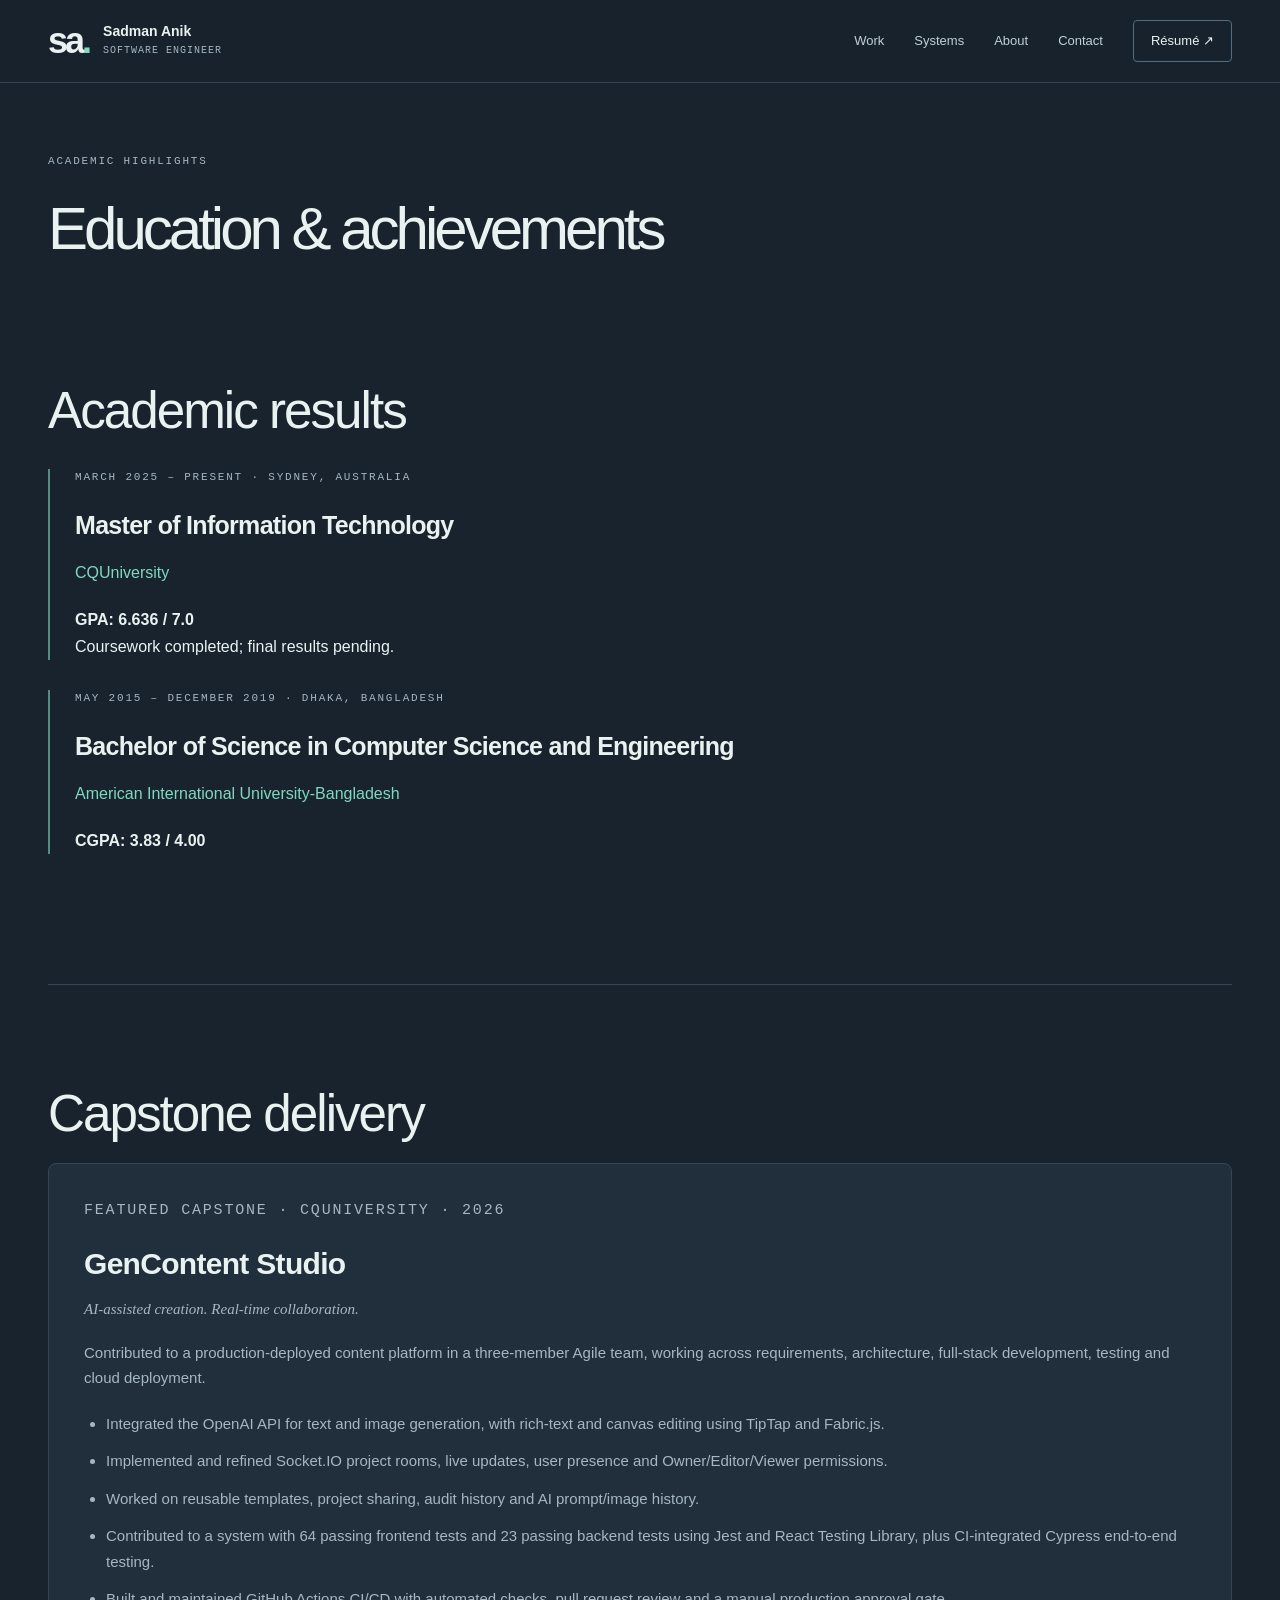
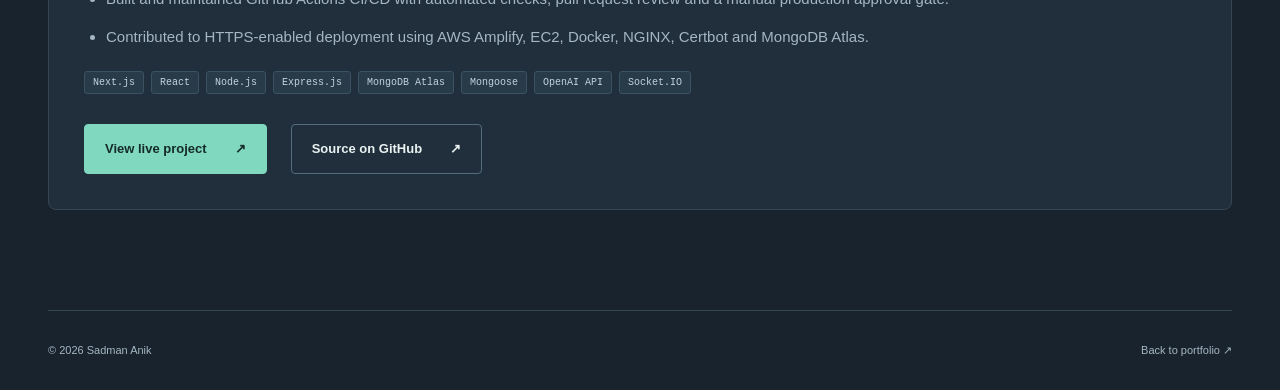
<file: achievements/achievements.html>
<!doctype html>
<html lang="en">
<head>
<meta charset="utf-8">
<meta name="viewport" content="width=device-width, initial-scale=1">
<title>Sadman Anik | Academic Highlights</title>
<meta name="description" content="Academic results and capstone work by Sadman Anik.">
<meta name="author" content="Sadman Anik">
<meta name="theme-color" content="#18232E">
<link rel="icon" type="image/png" href="../logo.png">
<link rel="stylesheet" href="../css/portfolio.css?v=static-portrait-3">
<script src="../js/portfolio.js" defer></script>
</head>
<body>
<a class="skip-link" href="#main">Skip to content</a>
<header class="site-header"><a class="wordmark" href="../index.html" aria-label="Sadman Anik — home"><span class="monogram">sa<span>.</span></span><span>Sadman Anik<span class="brand-sub">Software engineer</span></span></a><button class="menu-toggle" type="button" aria-expanded="false" aria-controls="site-navigation">Menu <span aria-hidden="true">☰</span></button><nav class="sidebar" id="site-navigation" aria-label="Main navigation"><ul><li><a href="../index.html#projects">Work</a></li><li><a href="../index.html#systems">Systems</a></li><li><a href="../index.html#about">About</a></li><li><a href="../index.html#contact">Contact</a></li><li><a class="nav-cv" href="../Resume_sadmananik.pdf" download="Sadman_Anik_CV.pdf">Résumé <span aria-hidden="true">↗</span></a></li></ul></nav></header><div class="layout">
<main id="main"><header class="page-heading"><p class="eyebrow">Academic highlights</p><h1>Education &amp; achievements</h1></header><section id="education" aria-labelledby="education-title"><h2 id="education-title">Academic results</h2><article class="entry"><p class="eyebrow">March 2025 – Present · Sydney, Australia</p><h3>Master of Information Technology</h3><p class="organisation">CQUniversity</p><p><strong>GPA: 6.636 / 7.0</strong><br>Coursework completed; final results pending.</p></article>
<article class="entry"><p class="eyebrow">May 2015 – December 2019 · Dhaka, Bangladesh</p><h3>Bachelor of Science in Computer Science and Engineering</h3><p class="organisation">American International University-Bangladesh</p><p><strong>CGPA: 3.83 / 4.00</strong></p></article></section><section id="capstone" aria-labelledby="capstone-title"><h2 id="capstone-title">Capstone delivery</h2><article class="project featured">
<p class="eyebrow">Featured capstone · CQUniversity · 2026</p>
<h3>GenContent Studio</h3>
<p class="project-lead">AI-assisted creation. Real-time collaboration.</p>
<p>Contributed to a production-deployed content platform in a three-member Agile team, working across requirements, architecture, full-stack development, testing and cloud deployment.</p>
<ul class="details">
<li>Integrated the OpenAI API for text and image generation, with rich-text and canvas editing using TipTap and Fabric.js.</li>
<li>Implemented and refined Socket.IO project rooms, live updates, user presence and Owner/Editor/Viewer permissions.</li>
<li>Worked on reusable templates, project sharing, audit history and AI prompt/image history.</li>
<li>Contributed to a system with 64 passing frontend tests and 23 passing backend tests using Jest and React Testing Library, plus CI-integrated Cypress end-to-end testing.</li>
<li>Built and maintained GitHub Actions CI/CD with automated checks, pull request review and a manual production approval gate.</li>
<li>Contributed to HTTPS-enabled deployment using AWS Amplify, EC2, Docker, NGINX, Certbot and MongoDB Atlas.</li>
</ul><ul class="tags" aria-label="Technologies"><li>Next.js</li><li>React</li><li>Node.js</li><li>Express.js</li><li>MongoDB Atlas</li><li>Mongoose</li><li>OpenAI API</li><li>Socket.IO</li></ul><div class="actions"><a class="button" href="https://gencontentstudio.com">View live project <span aria-hidden="true">↗</span></a><a class="button secondary" href="https://github.com/sadmananik/genContent-studio">Source on GitHub <span aria-hidden="true">↗</span></a></div></article></section>
<footer><p>© <span data-year>2026</span> Sadman Anik</p><a href="../index.html">Back to portfolio <span aria-hidden="true">↗</span></a></footer>
</main></div>
</body>
</html>
</file>
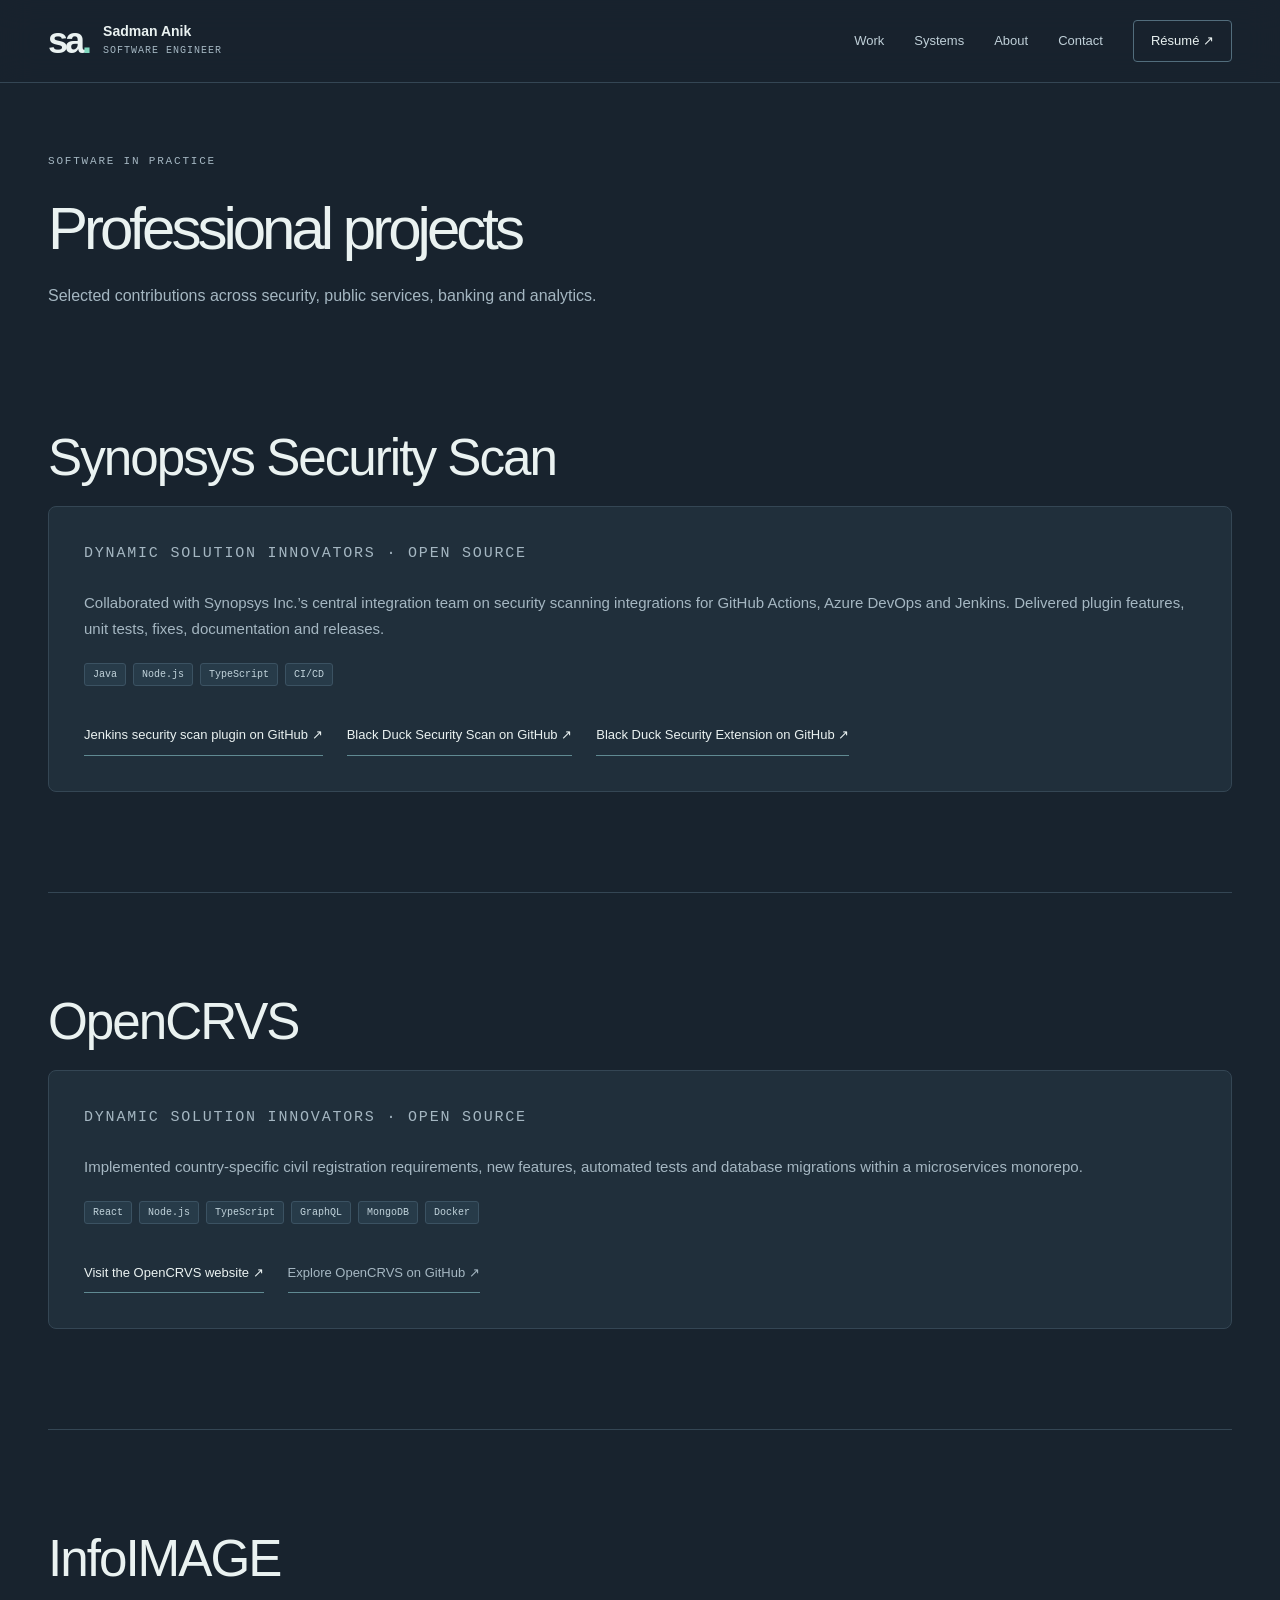
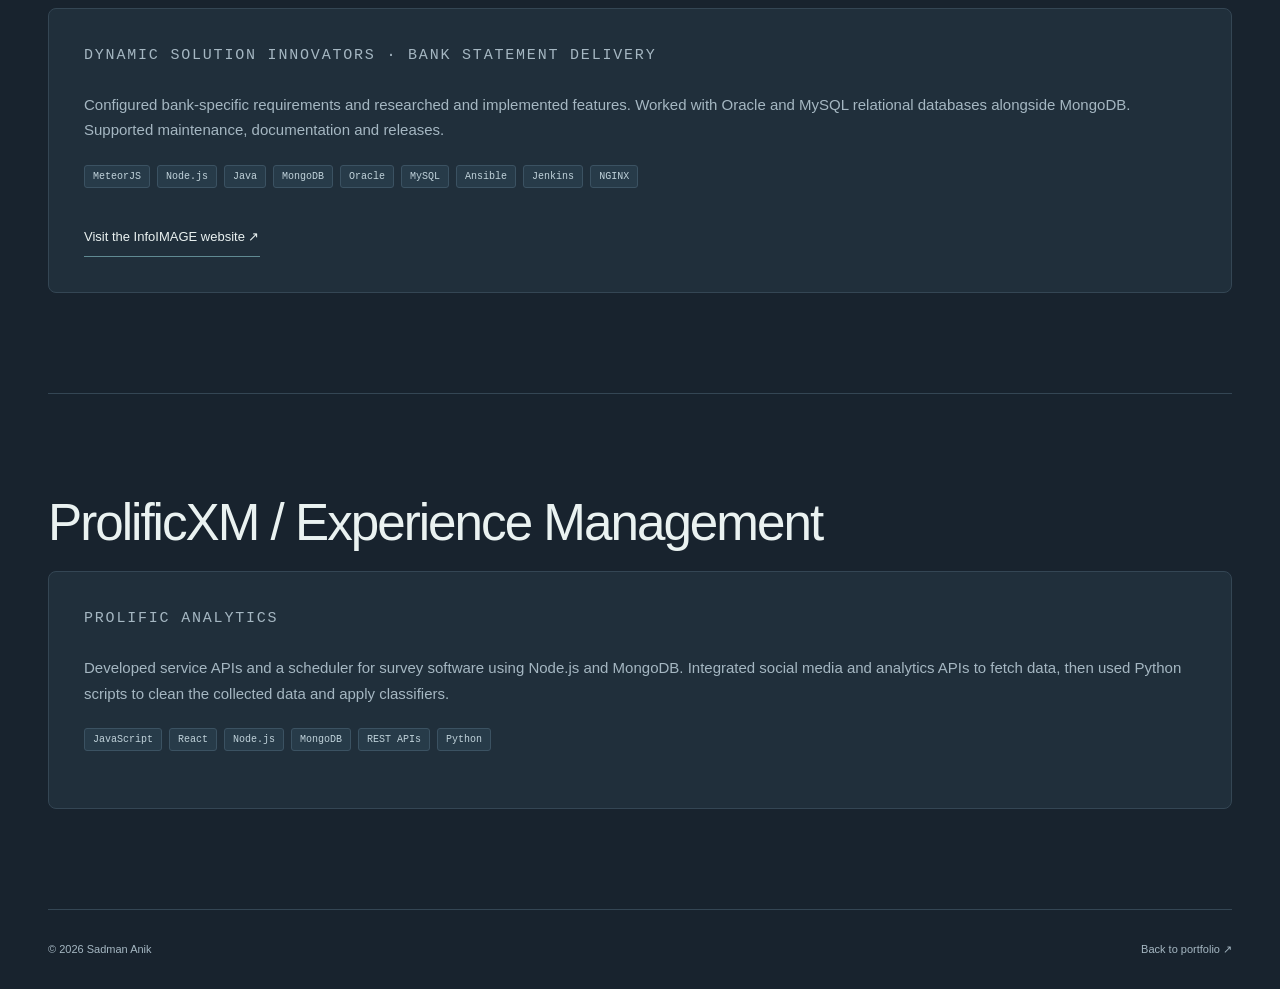
<file: pro-projects/pro-projects.html>
<!doctype html>
<html lang="en">
<head>
<meta charset="utf-8">
<meta name="viewport" content="width=device-width, initial-scale=1">
<title>Sadman Anik | Professional Projects</title>
<meta name="description" content="Selected professional work by Sadman Anik in security scanning, civil registration, banking and analytics.">
<meta name="author" content="Sadman Anik">
<meta name="theme-color" content="#18232E">
<link rel="icon" type="image/png" href="../logo.png">
<link rel="stylesheet" href="../css/portfolio.css?v=static-portrait-3">
<script src="../js/portfolio.js" defer></script>
</head>
<body>
<a class="skip-link" href="#main">Skip to content</a>
<header class="site-header"><a class="wordmark" href="../index.html" aria-label="Sadman Anik — home"><span class="monogram">sa<span>.</span></span><span>Sadman Anik<span class="brand-sub">Software engineer</span></span></a><button class="menu-toggle" type="button" aria-expanded="false" aria-controls="site-navigation">Menu <span aria-hidden="true">☰</span></button><nav class="sidebar" id="site-navigation" aria-label="Main navigation"><ul><li><a href="../index.html#projects">Work</a></li><li><a href="../index.html#systems">Systems</a></li><li><a href="../index.html#about">About</a></li><li><a href="../index.html#contact">Contact</a></li><li><a class="nav-cv" href="../Resume_sadmananik.pdf" download="Sadman_Anik_CV.pdf">Résumé <span aria-hidden="true">↗</span></a></li></ul></nav></header><div class="layout">
<main id="main"><header class="page-heading"><p class="eyebrow">Software in practice</p><h1>Professional projects</h1><p>Selected contributions across security, public services, banking and analytics.</p></header><section id="security" aria-labelledby="security-title"><h2 id="security-title">Synopsys Security Scan</h2><article class="project"><p class="eyebrow">Dynamic Solution Innovators · Open source</p><p>Collaborated with Synopsys Inc.’s central integration team on security scanning integrations for GitHub Actions, Azure DevOps and Jenkins. Delivered plugin features, unit tests, fixes, documentation and releases.</p><ul class="tags" aria-label="Technologies"><li>Java</li><li>Node.js</li><li>TypeScript</li><li>CI/CD</li></ul><div class="actions"><a class="text-link" href="https://github.com/jenkinsci/blackduck-security-scan-plugin">Jenkins security scan plugin on GitHub ↗</a><a class="text-link" href="https://github.com/blackduck-inc/black-duck-security-scan">Black Duck Security Scan on GitHub ↗</a><a class="text-link" href="https://github.com/blackduck-inc/blackduck-security-extension">Black Duck Security Extension on GitHub ↗</a></div></article></section><section id="opencrvs" aria-labelledby="opencrvs-title"><h2 id="opencrvs-title">OpenCRVS</h2><article class="project"><p class="eyebrow">Dynamic Solution Innovators · Open source</p><p>Implemented country-specific civil registration requirements, new features, automated tests and database migrations within a microservices monorepo.</p><ul class="tags" aria-label="Technologies"><li>React</li><li>Node.js</li><li>TypeScript</li><li>GraphQL</li><li>MongoDB</li><li>Docker</li></ul><div class="actions"><a class="text-link" href="https://www.opencrvs.org/">Visit the OpenCRVS website ↗</a><a class="text-link muted-link" href="https://github.com/opencrvs">Explore OpenCRVS on GitHub ↗</a></div></article></section><section id="infoimage" aria-labelledby="infoimage-title"><h2 id="infoimage-title">InfoIMAGE</h2><article class="project"><p class="eyebrow">Dynamic Solution Innovators · Bank statement delivery</p><p>Configured bank-specific requirements and researched and implemented features. Worked with Oracle and MySQL relational databases alongside MongoDB. Supported maintenance, documentation and releases.</p><ul class="tags" aria-label="Technologies"><li>MeteorJS</li><li>Node.js</li><li>Java</li><li>MongoDB</li><li>Oracle</li><li>MySQL</li><li>Ansible</li><li>Jenkins</li><li>NGINX</li></ul><div class="actions"><a class="text-link" href="https://www.infoimageinc.com/">Visit the InfoIMAGE website ↗</a></div></article></section><section id="pex" aria-labelledby="pex-title"><h2 id="pex-title">ProlificXM / Experience Management</h2><article class="project"><p class="eyebrow">Prolific Analytics</p><p>Developed service APIs and a scheduler for survey software using Node.js and MongoDB. Integrated social media and analytics APIs to fetch data, then used Python scripts to clean the collected data and apply classifiers.</p><ul class="tags" aria-label="Technologies"><li>JavaScript</li><li>React</li><li>Node.js</li><li>MongoDB</li><li>REST APIs</li><li>Python</li></ul></article></section>
<footer><p>© <span data-year>2026</span> Sadman Anik</p><a href="../index.html">Back to portfolio <span aria-hidden="true">↗</span></a></footer>
</main></div>
</body>
</html>
</file>
<file: css/portfolio.css>
:root{--ink:#eaf2f1;--muted:#a5b7c2;--blue:#80d8be;--line:#344654;--paper:#18232e;--accent:#80d8be;--orange:#96bde0;--panel:#202f3b;--mono:ui-monospace,SFMono-Regular,Consolas,monospace}
*{box-sizing:border-box}html{scroll-behavior:smooth;scroll-padding-top:100px}body{margin:0;background:var(--paper);color:var(--ink);font:16px/1.7 -apple-system,BlinkMacSystemFont,"Segoe UI",Arial,sans-serif}a{color:inherit;text-underline-offset:5px;text-decoration-thickness:1px}a:hover{color:var(--accent)}button,a{-webkit-tap-highlight-color:transparent}button{font:inherit;cursor:pointer}a:focus-visible,button:focus-visible,summary:focus-visible{outline:2px solid var(--accent);outline-offset:5px}img{display:block;max-width:100%;height:auto}p{margin:0 0 20px}h1,h2,h3,h4{line-height:1.12;margin:0 0 20px;letter-spacing:-.7px}h1,h2{font-weight:500}h1{font-size:clamp(50px,5.4vw,80px);letter-spacing:-4px}h2{font-size:clamp(36px,4vw,56px);letter-spacing:-2px}h2 em{font-family:Georgia,serif;font-weight:400;color:var(--accent)}h3{font-size:25px}h4{font-size:18px;margin-top:28px}button,small{line-height:1.5}[hidden]{display:none!important}.layout{max-width:1280px;margin:auto;padding:0 48px}main{min-width:0}section{padding:100px 0;border-bottom:1px solid var(--line)}.eyebrow{font:11px/1.6 var(--mono);text-transform:uppercase;letter-spacing:1.8px;color:var(--muted);margin-bottom:24px}.site-header{position:sticky;top:0;z-index:20;display:flex;align-items:center;justify-content:space-between;gap:24px;max-width:1440px;margin:auto;padding:20px 48px;background:#18232ef5;border-bottom:1px solid var(--line);backdrop-filter:blur(16px)}.wordmark{display:flex;align-items:center;gap:14px;text-decoration:none;font-size:14px;font-weight:600;line-height:1.4}.monogram{font-size:36px;font-weight:750;line-height:1;letter-spacing:-3px}.monogram span{color:var(--accent)}.brand-sub{display:block;color:var(--muted);font:10px/1.8 var(--mono);text-transform:uppercase;letter-spacing:1px}.sidebar ul{display:flex;align-items:center;gap:30px;list-style:none;padding:0;margin:0}.sidebar a{display:block;text-decoration:none;font-size:13px;padding:8px 0;color:#c0d0d8}.sidebar a:hover,.sidebar a[aria-current="location"]{color:var(--accent)}.sidebar .nav-cv{border:1px solid #526d7c;padding:9px 17px;border-radius:4px;color:var(--ink)}.menu-toggle{display:none}.skip-link{position:fixed;z-index:30;top:10px;left:10px;background:var(--accent);color:var(--paper);padding:10px 20px;transform:translateY(-180%)}.skip-link:focus{transform:none}.hero{display:grid;grid-template-columns:1.2fr 1fr;gap:30px 60px;align-items:center;padding:76px 0 0}.hero-copy{position:relative;z-index:1}.hero .eyebrow{display:flex;align-items:center;gap:10px}.status-dot{display:inline-block;width:6px;height:6px;border-radius:50%;background:var(--accent);box-shadow:0 0 0 4px #80d8be12}.accent{color:var(--accent);font-family:Georgia,serif;font-style:italic}.hero-description{font-size:20px;line-height:1.65;max-width:500px;margin-top:28px}.hero-note{font-size:14px;color:var(--muted);max-width:410px}.actions{display:flex;align-items:center;flex-wrap:wrap;gap:24px;margin-top:30px}.button{display:inline-flex;align-items:center;justify-content:center;gap:28px;min-height:48px;padding:13px 20px;border:1px solid var(--accent);border-radius:4px;color:#142c29;background:var(--accent);text-decoration:none;font-size:13px;font-weight:650}.button:hover{background:#a3e8d3;color:#18232e}.button.secondary{background:transparent;color:var(--ink);border-color:#526d7c}.text-link{display:inline-block;font-size:13px;text-decoration:none;border-bottom:1px solid #608a92;padding:8px 0}.muted-link{color:var(--muted)}.hero-art{position:relative;min-height:490px;display:grid;place-items:center}.portrait-frame{position:relative;width:75%;transform:rotate(-5deg);padding:12px 12px 34px;background:#c7d7dc;box-shadow:12px 18px 0 #050a0d38;z-index:2}.portrait-frame img{width:100%;height:340px;object-fit:cover;object-position:center 25%}.portrait-caption{font:10px/1.5 var(--mono);color:#344952;display:block;padding-top:14px;text-align:center}.orbit{position:absolute;width:470px;height:470px;border:1px solid #426675;border-radius:50%;transform:rotate(-20deg) scaleY(.68)}.orbit-two{transform:rotate(38deg) scaleY(.7);border-style:dashed;border-color:#80d8be3b}.art-coordinate{position:absolute;top:4px;left:5%;font:10px var(--mono);color:var(--muted)}.art-index{position:absolute;bottom:10px;right:5%;font:10px var(--mono);color:var(--muted)}.floating-label{position:absolute;z-index:3;background:#253e48;border:1px solid #4b7e7c;padding:11px 18px;border-radius:4px;font:11px var(--mono);box-shadow:0 10px 30px #0003}.label-top{top:65px;right:-6px;transform:rotate(6deg)}.label-top span{color:var(--accent);font-size:20px;margin-right:6px}.label-bottom{bottom:70px;left:-18px;transform:rotate(3deg);background:#243746;border-color:#55778e}.code-mark{color:var(--orange);margin-right:8px}.hero-bottom{grid-column:1/-1;display:flex;align-items:center;justify-content:space-between;gap:16px;border-top:1px solid var(--line);padding:25px 0;margin-top:45px;color:var(--muted);font:10px var(--mono);letter-spacing:1px}.hero-bottom a{font-size:24px;color:var(--accent);text-decoration:none}.section-heading{display:flex;justify-content:space-between;align-items:flex-end;gap:35px;margin-bottom:42px}.section-heading h2{margin:0}.section-heading>p{font-size:13px;color:var(--muted);margin-bottom:4px;line-height:1.8}.showcase{border:1px solid var(--line);border-radius:9px;overflow:hidden}.studio-visual{padding:48px 62px 22px;background:#bed6d7;position:relative;overflow:hidden;background-image:radial-gradient(#567f8829 1px,transparent 1px);background-size:12px 12px}.mock-browser{background:#f0f7f6;color:#283f47;border-radius:7px;box-shadow:0 20px 45px #263f5233;max-width:900px;margin:auto;border:1px solid #5f8c9552;transform:perspective(1400px) rotateX(3deg)}.mock-toolbar{display:flex;align-items:center;justify-content:space-between;gap:10px;padding:14px 18px;font-size:10px;border-bottom:1px solid #cfdfdf}.window-dots{color:#7d9b9e;letter-spacing:3px}.mock-live{color:#41766e;font:9px var(--mono)}.mock-workspace{display:grid;grid-template-columns:135px 1fr;min-height:360px}.mock-sidebar{padding:20px 15px;border-right:1px solid #cfdfdf;display:flex;flex-direction:column;gap:17px;font-size:10px;color:#607a80;background:#e3eeee}.studio-logo{font-size:27px;color:#28484b;font-weight:750;letter-spacing:-2px;margin-bottom:10px}.studio-logo span{color:#3b8a7b}.mock-sidebar strong{background:#c1e5da;padding:8px;color:#28584e;border-radius:4px}.mock-avatar-row{display:flex;margin-top:auto;padding-top:30px}.mock-avatar-row b{border-radius:50%;width:25px;height:25px;border:2px solid #e3eeee;margin-left:-3px;background:#6e9e99;color:white;text-align:center;line-height:22px;font-size:9px}.mock-avatar-row b:nth-child(2){background:#688eac}.mock-document{padding:18px 25px 20px;min-width:0}.mock-doc-meta{display:flex;justify-content:space-between;gap:15px;font:8px var(--mono);color:#63878b;margin-bottom:20px}.document-paper{position:relative;max-width:460px;margin:0 auto;background:white;box-shadow:0 3px 15px #193b5008;padding:25px 32px}.doc-kicker{font:7px var(--mono);letter-spacing:1.5px;color:#6d9292}.document-paper h3{font:400 34px/1.1 Georgia,serif;color:#28484b;margin:10px 0 18px;letter-spacing:-1px}.document-paper h3 span{color:#4ba88d}.mock-lines{margin-bottom:18px}.mock-lines i{display:block;width:90%;height:3px;background:#deebea;margin:6px 0}.mock-lines i:last-child{width:58%}.canvas-art{height:94px;position:relative;overflow:hidden;background:#c9e7de}.canvas-circle{position:absolute;width:130px;height:130px;background:#69b49e;border-radius:50%;top:15px;right:8%}.canvas-block{position:absolute;width:60px;height:160px;background:#92b8ce;transform:rotate(30deg);right:15%;top:-60px}.canvas-art>span{position:absolute;left:15px;top:18px;font-size:17px;font-weight:800;letter-spacing:-.5px;line-height:1.2;color:#2c6157}.mock-cursor{position:absolute;right:12px;top:65px;background:#91d0b8;padding:3px 6px;font:8px var(--mono);transform:rotate(-3deg)}.mock-prompt{display:flex;justify-content:space-between;gap:15px;max-width:460px;margin:15px auto 0;background:#e0efe9;padding:12px;font-size:10px;border:1px solid #b6d5cc;border-radius:4px}.visual-caption{display:block;text-align:right;margin-top:20px;font:8px var(--mono);letter-spacing:1px;color:#3d6570}.showcase-copy{display:grid;grid-template-columns:1fr 1.1fr;gap:55px;padding:40px}.showcase-copy h3{font-size:30px}.showcase-copy .eyebrow{margin-bottom:16px}.project-lead{font:italic 27px/1.3 Georgia,serif;color:var(--accent)}.showcase-copy>div>p:not(.eyebrow):not(.project-lead){font-size:14px;color:#bacbd3}.tags{display:flex;flex-wrap:wrap;gap:7px;list-style:none;padding:0;margin:22px 0}.tags li{font:10px var(--mono);padding:5px 8px;background:#273b49;border:1px solid #3b5262;border-radius:3px;color:#c1d3db}.project-footnote{display:flex;gap:30px;border-top:1px solid var(--line);padding:20px 40px;font-size:11px;color:var(--muted)}.project-footnote>span{white-space:nowrap;color:var(--accent)}.project-footnote p{margin:0}.work-grid{display:grid;grid-template-columns:1fr 1fr;gap:24px;margin-top:24px}.work-card{padding:32px;border:1px solid var(--line);border-radius:8px;background:var(--panel)}.card-top{display:flex;align-items:center;justify-content:space-between;gap:15px;margin-bottom:35px}.card-top .eyebrow{margin:0;font-size:9px;letter-spacing:1px}.work-symbol{color:var(--accent);font-size:36px;line-height:1}.work-symbol.orange{color:var(--orange)}.work-card h3{font-size:24px}.work-card p{font-size:14px;color:var(--muted)}.mini-flow{display:flex;align-items:center;justify-content:space-between;gap:5px;padding:22px 0;margin:22px 0;border-top:1px solid var(--line);border-bottom:1px solid var(--line);font:10px var(--mono)}.mini-flow>span{padding:8px;border:1px solid #4d6979;border-radius:4px}.mini-flow i{font-style:normal;color:var(--accent)}.archive-links{display:flex;gap:30px;flex-wrap:wrap;margin-top:28px;font-size:12px;color:var(--muted)}.system-board{background:#111c26;border:1px solid #3c5667;border-radius:8px;overflow:hidden;background-image:radial-gradient(#597e9444 .7px,transparent .7px);background-size:16px 16px}.system-toolbar{display:flex;justify-content:space-between;align-items:center;gap:20px;padding:18px 25px;border-bottom:1px solid var(--line);background:#20313f}.system-toolbar>span{font:10px var(--mono);letter-spacing:1px;display:flex;gap:12px;align-items:center}.diagram-tabs{display:flex;gap:4px;background:#13222e;padding:4px;border-radius:5px}.diagram-tabs button{font-size:11px;border:0;background:transparent;color:var(--muted);padding:8px 14px;border-radius:3px;min-height:36px}.diagram-tabs button[aria-pressed=true]{background:#294b48;color:var(--accent)}.diagram-panel{padding:28px}.diagram-caption{font:10px/1.6 var(--mono);color:var(--muted);margin:0 0 35px}.architecture-map{display:grid;grid-template-columns:1fr 36px 1fr 36px 1fr;gap:10px;align-items:center;padding:0 0 38px}.map-layer{font:8px var(--mono);color:#8eafbc;letter-spacing:1px;display:block;margin-bottom:15px}.map-column{display:flex;flex-direction:column;gap:12px;min-width:0}.system-node{text-align:left;border:1px solid #426572;border-radius:5px;background:#203540;padding:18px 15px;color:var(--ink);width:100%;transition:background .2s,border-color .2s}.system-node:hover{background:#2a4650}.system-node[aria-pressed=true]{border-color:var(--accent);background:#24463f;box-shadow:0 0 0 3px #80d8be08}.node-icon{display:block;font-size:23px;color:var(--accent);margin-bottom:12px}.system-node strong{display:block;font-size:12px;font-weight:600;line-height:1.6}.system-node small{display:block;font:9px/1.7 var(--mono);color:var(--muted);margin-top:6px}.map-connector{font-size:26px;color:#80b9af;text-align:center}.node-detail{display:grid;grid-template-columns:150px 1fr;gap:20px;padding:24px;background:#1d303e;border-top:1px solid var(--line)}.detail-index{font:9px var(--mono);color:var(--accent);letter-spacing:1px}.node-detail h3{font-size:16px;margin-bottom:8px}.node-detail p{font-size:13px;color:var(--muted);margin:0}.delivery-flow{display:grid;grid-template-columns:repeat(5,1fr);list-style:none;padding:0;margin:45px 0;gap:18px}.delivery-flow li{position:relative;border-top:1px solid #5c998e;padding-top:20px}.delivery-flow li:not(:last-child):after{content:'→';position:absolute;top:-15px;right:-13px;color:var(--accent);background:#111c26}.delivery-flow li>span{display:block;font:11px var(--mono);color:var(--accent);margin-bottom:18px}.delivery-flow strong{display:block;font-size:12px}.delivery-flow small{font-size:10px;color:var(--muted);display:block;margin-top:8px}.delivery-note{border:1px solid #436f68;padding:24px;background:#203e3a}.delivery-note strong{color:var(--accent);font-size:18px}.delivery-note p{font-size:13px;margin:12px 0 0;color:var(--muted)}.about-grid{display:grid;grid-template-columns:1.1fr 1fr;gap:90px}.about-grid>div>p:not(.eyebrow){font-size:14px;color:var(--muted)}.about-grid .about-lead{font-size:20px!important;color:var(--ink)!important;line-height:1.6}.journey{padding:10px 0}.journey article{position:relative;display:grid;grid-template-columns:105px 1fr;gap:15px;padding:25px 0;border-top:1px solid var(--line)}.journey-year{font:9px var(--mono);color:var(--orange);padding-top:4px}.journey h3{font-size:16px;line-height:1.5;margin:0 0 8px}.journey p{font-size:12px;color:var(--muted);margin:0;line-height:1.8}.toolbox{margin-top:60px;border-top:1px solid var(--line);padding-top:28px;display:grid;grid-template-columns:200px 1fr;gap:30px;align-items:baseline}.toolbox .eyebrow{font-size:9px;margin:0}.toolbox p{font-size:14px;margin:0;line-height:2.2}.toolbox p span{color:#638b99;padding:0 8px}.contact-section{padding-bottom:85px}.contact-layout{display:grid;grid-template-columns:1fr 1fr;gap:45px;align-items:center}.contact-layout h2{font-size:clamp(48px,6vw,80px);margin:0;letter-spacing:-3px}.contact-layout h2>span{font-family:Georgia,serif;font-style:italic;color:var(--orange)}.contact-layout p{font-size:14px;color:var(--muted)}.contact-email{font-size:clamp(15px,2vw,24px);display:inline-block;overflow-wrap:anywhere}.contact-socials{display:flex;flex-wrap:wrap;gap:25px;font-size:12px;color:var(--muted);margin-top:30px}footer{display:flex;align-items:center;justify-content:space-between;gap:25px;padding:30px 0;font-size:11px;color:var(--muted)}footer p{margin:0}footer a{text-decoration:none}.page-heading{padding-top:70px}.page-heading h1{font-size:60px}.page-heading>p:not(.eyebrow){color:var(--muted);max-width:600px}.project{padding:35px;border:1px solid var(--line);border-radius:8px;background:var(--panel)}.project p,.details{color:var(--muted);font-size:15px}.details{padding-left:22px}.details li{margin:12px 0}.project h3{font-size:30px}.entry{border-left:2px solid #568d83;padding-left:25px;margin:30px 0}.entry .organisation{color:var(--accent)}.screenshot{width:100%;margin:25px 0;border-radius:5px}.project .actions{font-size:13px}.skill-grid{display:grid;grid-template-columns:1fr 1fr;gap:30px}.skill-grid h3{font-size:18px}.skill-grid p{color:var(--muted)}summary{cursor:pointer;color:var(--accent);margin-top:20px}
@media(min-width:769px) and (max-width:1100px){.layout{padding:0 32px}.site-header{padding:18px 32px}.hero{gap:25px}.hero-art{min-height:440px}.portrait-frame img{height:290px}.orbit{width:350px;height:350px}.hero h1{font-size:60px}.hero-description{font-size:18px}.label-top{right:-8px;font-size:9px}.label-bottom{left:0;font-size:9px}.showcase-copy{gap:30px}.about-grid{gap:45px}.architecture-map{grid-template-columns:1fr 20px 1fr 20px 1fr;gap:5px}.system-node{padding:14px 10px}.map-layer{font-size:7px}.studio-visual{padding:35px 35px 20px}.mini-flow{font-size:9px}.mini-flow>span{padding:6px}}
@media(max-width:768px){html{scroll-padding-top:85px}.layout{padding:0 22px}.site-header{padding:14px 22px;flex-wrap:wrap;gap:0}.wordmark{font-size:12px}.monogram{font-size:30px}.brand-sub{font-size:8px}.sidebar{width:100%}.sidebar ul{gap:5px 20px;flex-wrap:wrap;padding-top:18px}.sidebar a{padding:10px 0}.js .sidebar{display:none}.js .sidebar.is-open{display:block}.js .menu-toggle{display:block;background:transparent;color:var(--ink);border:1px solid #526d7c;padding:10px 13px;border-radius:3px;font-size:11px;min-height:44px}.hero{grid-template-columns:1fr;padding-top:40px;gap:25px}.hero h1{font-size:clamp(44px,8.5vw,64px);letter-spacing:-2.5px}.hero-description{font-size:18px;max-width:520px}.hero-note{font-size:13px}.hero-art{min-height:450px;max-width:450px;width:100%;margin:0 auto;overflow:hidden}.portrait-frame{width:67%}.portrait-frame img{height:285px}.orbit{width:380px;height:380px}.label-top{top:65px;right:5px}.label-bottom{left:8px;bottom:60px;font-size:10px}.art-coordinate{top:18px}.hero-bottom{margin-top:0;padding:20px 0;flex-wrap:wrap;font-size:8px;gap:12px}.hero-bottom>span:nth-child(2){display:none}.hero-bottom a{font-size:20px}.section-heading{display:block;margin-bottom:30px}.section-heading>p{margin-top:22px}section{padding:60px 0}h2{font-size:38px;letter-spacing:-1.6px}.eyebrow{font-size:9px;letter-spacing:1.3px;margin-bottom:18px}.studio-visual{padding:24px 14px 16px}.mock-workspace{grid-template-columns:72px 1fr;min-height:280px}.mock-toolbar{font-size:8px;padding:10px}.mock-live{display:none}.mock-sidebar{font-size:8px;padding:12px 8px;gap:14px}.studio-logo{font-size:23px}.mock-avatar-row b{width:20px;height:20px;font-size:7px;line-height:16px}.mock-document{padding:12px 10px}.mock-doc-meta{font-size:6px;margin-bottom:12px}.mock-doc-meta>span:last-child{display:none}.document-paper{padding:18px 15px}.document-paper h3{font-size:26px}.doc-kicker{font-size:5px}.mock-cursor{font-size:6px;right:4px}.canvas-art{height:70px}.canvas-art>span{font-size:13px;top:16px;left:10px}.canvas-circle{width:85px;height:85px;right:4%}.canvas-block{width:35px}.mock-prompt{padding:8px;font-size:7px;gap:5px}.visual-caption{font-size:6px}.showcase-copy{grid-template-columns:1fr;padding:25px;gap:15px}.showcase-copy h3{font-size:27px}.project-lead{font-size:25px}.showcase-copy .actions{gap:15px}.project-footnote{display:block;padding:20px 25px}.project-footnote p{margin-top:10px}.work-grid{grid-template-columns:1fr;gap:18px}.work-card{padding:26px}.card-top{margin-bottom:25px}.mini-flow{font-size:10px}.mini-flow>span{padding:8px}.system-toolbar{align-items:flex-start;flex-direction:column;padding:18px;gap:15px}.diagram-tabs{width:100%}.diagram-tabs button{flex:1}.diagram-panel{padding:20px 16px}.architecture-map{grid-template-columns:1fr;gap:15px;padding:0 8px 25px}.map-column{display:grid;grid-template-columns:1fr 1fr;gap:10px}.map-column:first-child{grid-template-columns:1fr}.map-layer{grid-column:1/-1;margin:0;font-size:8px}.map-connector{transform:rotate(90deg);font-size:22px;line-height:1}.system-node{padding:14px 10px}.system-node strong{font-size:11px}.system-node small{font-size:8px}.node-icon{font-size:19px;margin-bottom:8px}.diagram-caption{font-size:9px;margin-bottom:25px}.node-detail{grid-template-columns:1fr;gap:12px;padding:20px 15px}.node-detail p{font-size:12px}.delivery-flow{grid-template-columns:1fr;gap:22px;margin:30px 5px}.delivery-flow li{display:grid;grid-template-columns:35px 1fr;border-top:0;border-left:1px solid #5c998e;padding:5px 0 5px 20px;gap:0 10px}.delivery-flow li>span{margin:0;grid-row:1/3}.delivery-flow small{margin-top:3px}.delivery-flow li:not(:last-child):after{content:'↓';top:auto;bottom:-20px;left:-5px;right:auto;font-size:14px}.delivery-note{padding:20px}.delivery-note strong{font-size:17px}.about-grid{grid-template-columns:1fr;gap:45px}.journey article{grid-template-columns:85px 1fr;gap:10px}.journey-year{font-size:8px}.toolbox{grid-template-columns:1fr;gap:10px;margin-top:40px}.toolbox p{font-size:12px}.contact-layout{grid-template-columns:1fr;gap:30px}.contact-layout h2{font-size:56px}.contact-email{font-size:18px}.contact-section{padding-bottom:60px}footer{flex-wrap:wrap;gap:20px;font-size:10px}footer .monogram{display:none}.page-heading{padding-top:40px}.page-heading h1{font-size:42px;letter-spacing:-1.5px}.project{padding:22px}.project h3{font-size:25px}.project p,.details{font-size:14px}.skill-grid{grid-template-columns:1fr}.project .actions{gap:15px}}
@media(prefers-reduced-motion:no-preference){.work-card{transition:transform .25s,border-color .25s}.work-card:hover{transform:translateY(-5px);border-color:#80d8be}}
@media(prefers-reduced-motion:reduce){html{scroll-behavior:auto}*{animation:none!important;transition:none!important}}
@media print{body{background:white;color:#18262a;font-size:11pt}.site-header,.skip-link,.hero-art,.studio-visual,footer{display:none}.layout{padding:0}section{padding:20px 0}h1,h2,h3,h4,p,a{color:#18262a!important}.hero,.showcase-copy,.about-grid,.contact-layout{display:block}.hero-bottom{display:none}.project,.work-card,.showcase{break-inside:avoid;background:white}.diagram-panel[hidden]{display:block!important}.system-board{background:white}.system-node,.node-detail,.system-toolbar{background:#eef0ed;color:#18262a}}

/* Toolkit: concrete contributions, with progressive enhancement for selection. */
.interactive-toolbox{display:block;padding-top:45px}.toolkit-intro{display:flex;align-items:baseline;justify-content:space-between;gap:25px;flex-wrap:wrap;margin-bottom:28px}.toolkit-intro .eyebrow{flex-basis:100%;margin-bottom:0}.toolkit-intro h3{font-size:30px;line-height:1.25;letter-spacing:-.8px;margin:0}.toolkit-intro h3 em{color:var(--accent);font-family:Georgia,serif;font-weight:400}.toolkit-intro>p:last-child{font-size:12px;color:var(--muted)}.tool-explorer{display:grid;grid-template-columns:230px 1fr;gap:28px}.tool-picker{display:none}.js .tool-picker{display:flex;flex-direction:column;gap:6px;align-self:start}.tool-picker button{display:flex;justify-content:space-between;align-items:center;gap:15px;padding:12px 15px;min-height:46px;border:1px solid var(--line);border-radius:4px;color:var(--muted);background:transparent;text-align:left;font:12px/1.5 var(--mono)}.tool-picker button span{opacity:.4}.tool-picker button:hover{border-color:#608a92;color:var(--ink)}.tool-picker button[aria-pressed=true]{background:#24463f;border-color:var(--accent);color:var(--accent)}.tool-picker button[aria-pressed=true] span{opacity:1}.tool-panels{min-width:0;grid-column:2}.tool-evidence{border:1px solid var(--line);border-radius:6px;background:var(--panel);padding:30px;margin-bottom:20px}.tool-evidence:last-child{margin-bottom:0}.tool-evidence-heading{display:flex;justify-content:space-between;gap:20px;align-items:center;padding-bottom:22px;border-bottom:1px solid var(--line)}.tool-name{font:14px var(--mono);color:var(--accent)}.tool-evidence-heading .eyebrow{font-size:8px;text-align:right;margin:0;max-width:70%;line-height:1.8}.tool-evidence h4{font-size:24px;line-height:1.3;margin:25px 0}.tool-proof-grid{display:grid;grid-template-columns:1fr 1fr;gap:28px}.proof-label{display:block;font:9px var(--mono);letter-spacing:1px;text-transform:uppercase;color:var(--accent);margin-bottom:12px}.tool-proof-grid p{font-size:13px!important;line-height:1.8;color:var(--muted)}.tool-evidence>.text-link{margin-top:16px}.toolkit-intro p span{padding:0}.tool-panels:has(.tool-evidence:not([hidden]):only-child){min-height:350px}
@media(max-width:768px){.interactive-toolbox{padding-top:30px}.toolkit-intro{gap:15px}.toolkit-intro h3{font-size:27px}.tool-explorer{grid-template-columns:1fr;gap:18px}.js .tool-picker{display:grid;grid-template-columns:repeat(2,minmax(0,1fr));gap:7px}.tool-picker button{font-size:10px;padding:11px 12px}.tool-panels{grid-column:auto}.tool-evidence{padding:22px}.tool-evidence-heading{align-items:flex-start}.tool-evidence h4{font-size:23px}.tool-proof-grid{grid-template-columns:1fr;gap:18px}.tool-proof-grid p{margin:0}.tool-evidence>.text-link{margin-top:24px}.tool-evidence-heading .eyebrow{font-size:7px;max-width:65%}}
@media print{.tool-picker{display:none!important}.tool-explorer{display:block}.tool-evidence[hidden]{display:block!important}.tool-evidence{break-inside:avoid;background:white}}

/* Keep the entire portrait composition static. */
.hero-art, .hero-art * { animation: none !important; transition: none !important; }
</file>
